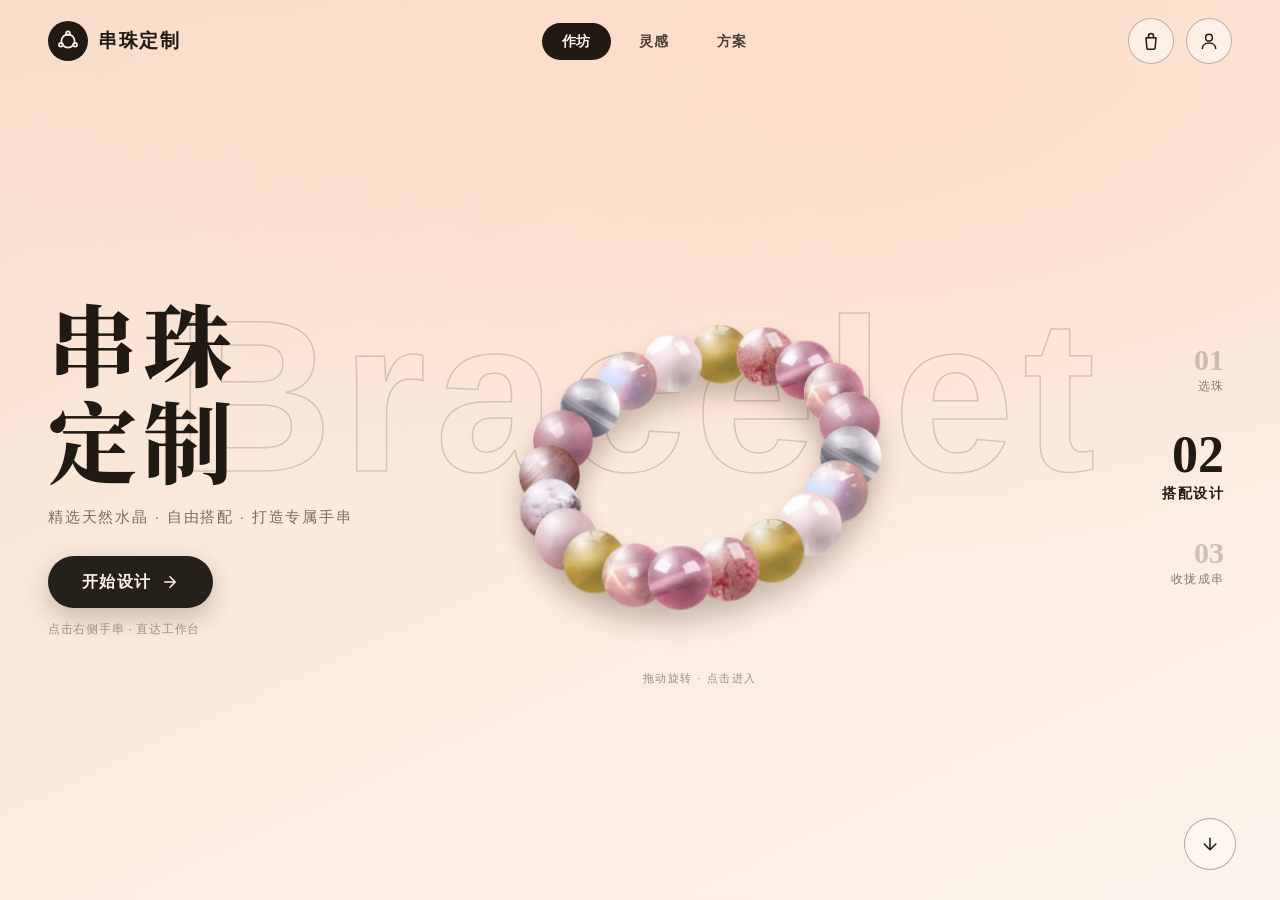
<file: index.html>
<!DOCTYPE html>
<html lang="zh-CN">
  <head>
    <meta charset="UTF-8" />
    <link rel="icon" type="image/svg+xml" href="/vite.svg" />
    <meta name="viewport" content="width=device-width, initial-scale=1.0" />
    <title>串珠定制</title>
    <link rel="preconnect" href="https://fonts.googleapis.com" />
    <link rel="preconnect" href="https://fonts.gstatic.com" crossorigin />
    <link href="https://fonts.googleapis.com/css2?family=Noto+Serif+SC:wght@400;500;700&display=swap" rel="stylesheet" />
    <script type="module" crossorigin src="/assets/main-BTcgYD4i.js"></script>
    <link rel="modulepreload" crossorigin href="/assets/catalog-Bjev8BwF.js">
    <link rel="stylesheet" crossorigin href="/assets/main-BvVMGba7.css">
  </head>
  <body class="bg-cream">
    <div id="app"></div>
  </body>
</html>
</file>
<file: assets/main-BvVMGba7.css>
.app-shell[data-v-d68a9e6a]{position:relative;width:100vw;height:100vh;background-color:#fbfaf6;display:flex;flex-direction:column;overflow:hidden;font-family:PingFang SC,Microsoft YaHei,sans-serif}.top-nav[data-v-d68a9e6a]{flex-shrink:0;display:flex;justify-content:center;padding:12px 20px 0;z-index:60;transition:transform .5s cubic-bezier(.4,0,.2,1),opacity .5s cubic-bezier(.4,0,.2,1)}.top-nav__bar[data-v-d68a9e6a]{display:flex;align-items:center;gap:14px;padding:5px 40px;background:#c7cdc0;border-radius:9999px;box-shadow:0 2px 12px #0000000f}.top-nav__tab[data-v-d68a9e6a]{padding:5px 22px;border:none;border-radius:9999px;background:#ffffff59;color:#333;font-size:13px;font-weight:500;font-family:inherit;cursor:pointer;letter-spacing:.04em;white-space:nowrap;transition:all .25s ease}.top-nav__tab[data-v-d68a9e6a]:hover{background:#ffffff80}.top-nav__tab--active[data-v-d68a9e6a]{background:#657166;color:#fff;font-weight:600}.top-nav__tab--active[data-v-d68a9e6a]:hover{background:#657166}.top-nav--hidden[data-v-d68a9e6a]{transform:translateY(calc(-100% - 20px));opacity:0;pointer-events:none}.app-body[data-v-d68a9e6a]{flex:1;display:flex;flex-direction:row;min-height:0;overflow:hidden;position:relative}.app-main[data-v-d68a9e6a]{flex:1;display:flex;flex-direction:column;min-height:0;position:relative}.design-sidebar[data-v-d68a9e6a]{width:200px;flex-shrink:0;display:flex;flex-direction:column;padding:20px 12px 20px 20px;position:absolute;left:0;top:0;bottom:0;overflow:visible;z-index:45;background:linear-gradient(to right,#fbfaf6f2 60%,#fbfaf600);pointer-events:auto;transition:transform .5s cubic-bezier(.4,0,.2,1),opacity .5s cubic-bezier(.4,0,.2,1)}.design-sidebar--hidden[data-v-d68a9e6a]{transform:translate(calc(-100% - 20px));opacity:0;pointer-events:none}.design-sidebar__title[data-v-d68a9e6a]{font-size:20px;font-weight:700;color:#1a1a1a;margin:0 0 28px 4px;letter-spacing:.06em}.design-sidebar__steps[data-v-d68a9e6a]{display:flex;flex-direction:column;position:relative;gap:4px}.design-sidebar__steps[data-v-d68a9e6a]:before{content:"";position:absolute;left:19px;top:6px;bottom:6px;width:1.5px;background:#d5cec2;z-index:0;border-radius:1px}.step-item[data-v-d68a9e6a]{display:flex;align-items:flex-start;gap:12px;padding:12px 14px;border-radius:10px;position:relative;z-index:1;transition:all .3s ease;cursor:default}.step-item--active[data-v-d68a9e6a]{background:#1a1a1a}.step-item__indicator[data-v-d68a9e6a]{width:28px;height:28px;border-radius:50%;display:flex;align-items:center;justify-content:center;flex-shrink:0;position:relative;z-index:2;transition:all .3s ease}.step-item--active .step-item__indicator[data-v-d68a9e6a]{background:#fff}.step-item:not(.step-item--active) .step-item__indicator[data-v-d68a9e6a]{background:#e8e3da}.step-item__number[data-v-d68a9e6a]{font-size:12px;font-weight:700;line-height:1;transition:color .3s ease}.step-item--active .step-item__number[data-v-d68a9e6a]{color:#1a1a1a}.step-item:not(.step-item--active) .step-item__number[data-v-d68a9e6a]{color:#9b8e82}.step-item__body[data-v-d68a9e6a]{display:flex;flex-direction:column;gap:3px;padding-top:2px}.step-item__title[data-v-d68a9e6a]{font-size:13px;font-weight:600;margin:0;line-height:1.3;transition:color .3s ease;letter-spacing:.03em}.step-item--active .step-item__title[data-v-d68a9e6a]{color:#fff}.step-item:not(.step-item--active) .step-item__title[data-v-d68a9e6a]{color:#1a1a1a}.step-item__desc[data-v-d68a9e6a]{font-size:10.5px;margin:0;line-height:1.4;transition:color .3s ease;letter-spacing:.02em}.step-item--active .step-item__desc[data-v-d68a9e6a]{color:#fff9}.step-item:not(.step-item--active) .step-item__desc[data-v-d68a9e6a]{color:#b8a58d}.design-sidebar__decor[data-v-d68a9e6a]{position:absolute;right:-60px;top:40px;bottom:60px;width:120px;pointer-events:none;z-index:0}.decor-bg-ring[data-v-d68a9e6a]{position:absolute;right:-18px;top:340px;transform:translateY(-50%);width:78px;height:78px;border-radius:50%;background:#fbfaf6eb;box-shadow:0 2px 12px #b4a08c1f,0 0 0 1px #b4a08c0f;opacity:0;animation:bgRingAppear-d68a9e6a .5s ease-out .25s forwards}@keyframes bgRingAppear-d68a9e6a{0%{opacity:0;transform:translateY(-50%) scale(.7)}to{opacity:1;transform:translateY(-50%) scale(1)}}.decor-bead[data-v-d68a9e6a]{position:absolute;border-radius:50%;transition:width .6s ease,height .6s ease;will-change:top,right,opacity;background:radial-gradient(circle at 50% 50%,#f5d2c840,#dcb9aa26);box-shadow:inset 0 -1px 3px #b48c8238,inset 0 1px 2px #ffffff38,0 1px 4px #b48c8238,0 2px 8px #a0786e1f;overflow:hidden;transition:box-shadow .5s ease}.decor-bead__img[data-v-d68a9e6a]{position:absolute;top:0;right:0;bottom:0;left:0;width:100%;height:100%;-o-object-fit:cover;object-fit:cover;border-radius:50%;opacity:0;transition:opacity .45s ease;pointer-events:none}.decor-bead__img--loaded[data-v-d68a9e6a]{opacity:.92}.decor-bead__highlight[data-v-d68a9e6a]{position:absolute;top:12%;left:18%;width:32%;height:28%;border-radius:50%;background:radial-gradient(ellipse at center,#ffffffd9,#fff6 35%,#fff0);transform:rotate(-15deg);pointer-events:none}.decor-bead__bounce[data-v-d68a9e6a]{position:absolute;bottom:8%;left:25%;width:40%;height:16%;border-radius:50%;background:radial-gradient(ellipse at center,#ffffff40,#ffffff0f 60%,#fff0);pointer-events:none}@keyframes floatA-d68a9e6a{0%,to{margin-top:0}50%{margin-top:-8px}}@keyframes floatB-d68a9e6a{0%,to{margin-top:0}50%{margin-top:-6px}}@keyframes floatC-d68a9e6a{0%,to{margin-top:0}50%{margin-top:-10px}}@keyframes floatD-d68a9e6a{0%,to{margin-top:0}50%{margin-top:-5px}}@keyframes floatE-d68a9e6a{0%,to{margin-top:0}50%{margin-top:-9px}}@keyframes floatF-d68a9e6a{0%,to{margin-top:0}50%{margin-top:-7px}}.decor-bead--float-1[data-v-d68a9e6a]{animation:floatA-d68a9e6a 3s ease-in-out infinite}.decor-bead--float-2[data-v-d68a9e6a]{animation:floatB-d68a9e6a 3.3s ease-in-out infinite .35s}.decor-bead--float-3[data-v-d68a9e6a]{animation:floatC-d68a9e6a 2.7s ease-in-out infinite .7s}.decor-bead--float-4[data-v-d68a9e6a]{animation:floatD-d68a9e6a 3.1s ease-in-out infinite 1.05s}.decor-bead--float-5[data-v-d68a9e6a]{animation:floatE-d68a9e6a 2.9s ease-in-out infinite 1.4s}.decor-bead--float-6[data-v-d68a9e6a]{animation:floatF-d68a9e6a 3.4s ease-in-out infinite .55s}.design-sidebar__decor--bracelet .decor-bead[data-v-d68a9e6a]{animation-play-state:paused}.canvas-area[data-v-d68a9e6a]{flex:1;display:flex;align-items:center;justify-content:center;padding:24px 20px 20px;min-height:0}.canvas-area__inner[data-v-d68a9e6a]{position:relative;display:flex;align-items:center;justify-content:center}.canvas-container[data-v-d68a9e6a]{--canvas-size: min( calc(100vw - 200px) , calc(100vh - 430px) );--canvas-overflow: calc(var(--canvas-size) * .18);width:var(--canvas-size);height:var(--canvas-size);background-size:cover;background-position:center;background-repeat:no-repeat;border-radius:16px;box-shadow:0 4px 24px #0000000f,0 1px 4px #0000000a,inset 0 0 0 1px #0000000a;position:relative;overflow:visible;transition:box-shadow .6s ease,border-radius .6s ease}.bead-canvas[data-v-d68a9e6a]{position:absolute;inset:calc(-1 * var(--canvas-overflow));width:calc(100% + 2 * var(--canvas-overflow));height:calc(100% + 2 * var(--canvas-overflow));touch-action:none}.bead-canvas--delete-mode[data-v-d68a9e6a]{cursor:crosshair}.canvas-status[data-v-d68a9e6a]{position:absolute;top:0;right:0;bottom:0;left:0;display:flex;align-items:center;justify-content:center;color:#8b6f4e59;font-size:15px;font-family:"Noto Serif SC",serif;letter-spacing:.1em;pointer-events:none;-webkit-user-select:none;-moz-user-select:none;user-select:none;transition:all .5s ease}.canvas-status--bracelet[data-v-d68a9e6a]{color:#8b6f4e99;font-size:20px;font-weight:500;animation:statusPulse-d68a9e6a 2s ease-in-out infinite}@keyframes statusPulse-d68a9e6a{0%,to{opacity:.6}50%{opacity:1}}.floating-bar[data-v-d68a9e6a]{position:absolute;left:calc(100% + 20px);top:50%;transform:translateY(-50%);z-index:50;display:flex;flex-direction:column;align-items:center;gap:20px;flex-shrink:0;transition:transform .5s cubic-bezier(.4,0,.2,1),opacity .5s cubic-bezier(.4,0,.2,1)}.floating-bar--hidden[data-v-d68a9e6a]{transform:translateY(-50%) translate(40px);opacity:0;pointer-events:none}.showcase-overlay[data-v-d68a9e6a]{position:fixed;top:0;right:0;bottom:0;left:0;z-index:7900;cursor:pointer;background:transparent;animation:showcaseFade-d68a9e6a .45s ease both}.showcase-overlay__hint[data-v-d68a9e6a]{position:fixed;left:50%;bottom:44px;transform:translate(-50%);padding:9px 22px;border-radius:999px;background:#1a1a1a94;color:#fbfaf6;font-size:13px;letter-spacing:2px;-webkit-backdrop-filter:blur(8px);backdrop-filter:blur(8px);animation:showcaseFade-d68a9e6a .55s ease both}@keyframes showcaseFade-d68a9e6a{0%{opacity:0}to{opacity:1}}.demo-pill[data-v-d68a9e6a]{position:fixed;left:16px;bottom:16px;z-index:9600;padding:8px 16px;border-radius:999px;background:#c8a96eeb;color:#241d15;font-size:12px;letter-spacing:1px;box-shadow:0 4px 14px #241d152e;pointer-events:none;animation:showcaseFade-d68a9e6a .5s ease both}.floating-bar__capsule[data-v-d68a9e6a]{display:flex;flex-direction:column;align-items:center;gap:6px;padding:14px 10px;background:#fff;border-radius:9999px;box-shadow:0 4px 20px #0000000f,0 1px 4px #0000000a}.floating-bar__icon-wrap[data-v-d68a9e6a]{position:relative;display:flex;align-items:center}.floating-bar__icon-btn[data-v-d68a9e6a]{width:40px;height:40px;border:none;border-radius:50%;background:transparent;color:#4a3a2e;cursor:pointer;display:flex;align-items:center;justify-content:center;transition:all .2s ease;padding:8px;flex-shrink:0}.floating-bar__icon-btn svg[data-v-d68a9e6a]{width:20px;height:20px}.floating-bar__icon-btn[data-v-d68a9e6a]:hover{background:#c8a96e1a;color:#c8a96e;transform:scale(1.08)}.floating-bar__icon-btn[data-v-d68a9e6a]:active{transform:scale(.95)}.floating-bar__icon-btn--active[data-v-d68a9e6a]{color:#c8a96e;background:#c8a96e1f}.floating-bar__icon-btn--danger[data-v-d68a9e6a]:hover{background:#dc645014;color:#d4654a}.floating-bar__tooltip[data-v-d68a9e6a]{position:absolute;right:calc(100% + 14px);top:50%;transform:translateY(-50%);padding:6px 14px;background:#1a1a1a;color:#fff;font-size:12px;font-weight:500;white-space:nowrap;border-radius:8px;letter-spacing:.04em;opacity:0;pointer-events:none;transition:opacity .2s ease,transform .2s ease;transform-origin:right center;transform:translateY(-50%) scale(.9)}.floating-bar__tooltip[data-v-d68a9e6a]:after{content:"";position:absolute;right:-6px;top:50%;transform:translateY(-50%);border-left:6px solid #1a1a1a;border-top:5px solid transparent;border-bottom:5px solid transparent}.floating-bar__icon-wrap:hover .floating-bar__tooltip[data-v-d68a9e6a],.floating-bar__delete-wrap:hover .floating-bar__tooltip[data-v-d68a9e6a]{opacity:1;transform:translateY(-50%) scale(1)}.floating-bar__delete-wrap[data-v-d68a9e6a]{position:relative;display:flex;align-items:center}.floating-bar__delete-btn[data-v-d68a9e6a]{width:44px;height:44px;border:none;border-radius:50%;background:#fff;color:#8b6f4e;cursor:pointer;display:flex;align-items:center;justify-content:center;padding:10px;box-shadow:0 3px 14px #0000000f,0 1px 4px #0000000a;transition:all .25s ease}.floating-bar__delete-btn svg[data-v-d68a9e6a]{width:20px;height:20px}.floating-bar__delete-btn[data-v-d68a9e6a]:hover{background:#dc64500f;color:#d4654a;box-shadow:0 4px 18px #0000001a,0 1px 6px #0000000f;transform:translateY(-2px)}.floating-bar__delete-btn[data-v-d68a9e6a]:active{transform:scale(.93)}.floating-bar__delete-btn--active[data-v-d68a9e6a]{background:#fdf2f0;color:#d4654a;box-shadow:0 0 0 3px #dc645026,0 4px 18px #00000014;animation:deletePulse-d68a9e6a 1.8s ease-in-out infinite}@keyframes deletePulse-d68a9e6a{0%,to{box-shadow:0 0 0 3px #dc645026,0 4px 18px #00000014}50%{box-shadow:0 0 0 8px #dc64500d,0 4px 20px #0000001f}}.string-btn[data-v-d68a9e6a]{display:inline-flex;align-items:center;gap:10px;padding:12px 28px;border:none;border-radius:9999px;background:#abd1dc;color:#fff;font-size:15px;font-weight:600;font-family:inherit;letter-spacing:.06em;cursor:pointer;box-shadow:0 3px 14px #c8dce659,0 1px 4px #0000000a;transition:all .35s cubic-bezier(.4,0,.2,1);-webkit-user-select:none;-moz-user-select:none;user-select:none;position:absolute;left:calc(100% + 16px);bottom:0;white-space:nowrap;z-index:35}.string-btn[data-v-d68a9e6a]:hover:not(:disabled){transform:translateY(-2px);box-shadow:0 6px 22px #c8dce673,0 2px 8px #0000000f}.string-btn[data-v-d68a9e6a]:active:not(:disabled){transform:scale(.96)}.string-btn[data-v-d68a9e6a]:disabled{cursor:not-allowed;opacity:.85}.string-btn--hidden[data-v-d68a9e6a]{opacity:0;pointer-events:none;transform:translateY(12px)}.string-btn--active[data-v-d68a9e6a]{background:#dc645014;color:#d4654a;box-shadow:0 3px 14px #dc64501f,0 1px 4px #0000000a}.string-btn--active[data-v-d68a9e6a]:hover:not(:disabled){background:#dc645021;box-shadow:0 6px 22px #dc64502e,0 2px 8px #0000000f}.string-btn--loading[data-v-d68a9e6a]{background:#96bdc9}.string-btn__spinner[data-v-d68a9e6a]{width:20px;height:20px;flex-shrink:0;display:flex;align-items:center;justify-content:center}.string-btn__spinner svg[data-v-d68a9e6a]{width:100%;height:100%}.string-btn__spinner-track[data-v-d68a9e6a]{opacity:.25}.string-btn__spinner-head[data-v-d68a9e6a]{opacity:.85;transform-origin:center;animation:stringSpinner-d68a9e6a .9s linear infinite}.string-btn--active .string-btn__spinner-head[data-v-d68a9e6a]{animation-play-state:paused;stroke-dasharray:63 0;opacity:.55}.string-btn--loading .string-btn__spinner-head[data-v-d68a9e6a]{animation-duration:.6s}@keyframes stringSpinner-d68a9e6a{0%{transform:rotate(0)}to{transform:rotate(360deg)}}.string-btn__text[data-v-d68a9e6a]{color:#fff;font-weight:600;font-size:15px;letter-spacing:.06em}.string-btn--active .string-btn__text[data-v-d68a9e6a]{color:#d4654a}@media (max-width: 640px){.string-btn[data-v-d68a9e6a]{padding:10px 22px;gap:8px;bottom:-44px;font-size:13px}.string-btn__spinner[data-v-d68a9e6a]{width:17px;height:17px}.string-btn__text[data-v-d68a9e6a]{font-size:13px}}.modal-overlay[data-v-d68a9e6a]{position:fixed;top:0;right:0;bottom:0;left:0;z-index:8000;display:flex;align-items:center;justify-content:center;background:#00000059;-webkit-backdrop-filter:blur(6px);backdrop-filter:blur(6px);padding:24px}.modal-card[data-v-d68a9e6a]{background:#fbfaf6;border-radius:20px;padding:32px;max-width:520px;width:100%;box-shadow:0 16px 48px #0000001f,0 4px 12px #0000000f}.modal-card__header[data-v-d68a9e6a]{display:flex;align-items:center;justify-content:space-between;margin-bottom:4px}.modal-card__title[data-v-d68a9e6a]{font-size:20px;font-weight:700;color:#1a1a1a;letter-spacing:.05em;margin:0}.modal-card__close[data-v-d68a9e6a]{width:36px;height:36px;border:none;border-radius:50%;background:#0000000a;color:#666;cursor:pointer;display:flex;align-items:center;justify-content:center;padding:8px;transition:all .2s ease}.modal-card__close svg[data-v-d68a9e6a]{width:18px;height:18px}.modal-card__close[data-v-d68a9e6a]:hover{background:#00000014;color:#333}.modal-card__subtitle[data-v-d68a9e6a]{font-size:13px;color:#9b8e82;margin:0 0 20px;letter-spacing:.03em}.modal-card__grid[data-v-d68a9e6a]{display:grid;grid-template-columns:1fr 1fr;gap:12px}.plan-card[data-v-d68a9e6a]{position:relative;display:flex;flex-direction:column;align-items:center;gap:6px;padding:20px 16px;border:1.5px solid rgba(0,0,0,.06);border-radius:14px;background:#fff;cursor:pointer;transition:all .25s ease;font-family:inherit;text-align:center}.plan-card[data-v-d68a9e6a]:hover{border-color:#c8a96e;background:#c8a96e0a;transform:translateY(-2px);box-shadow:0 6px 20px #00000014}.plan-card[data-v-d68a9e6a]:active{transform:scale(.97)}.plan-del[data-v-d68a9e6a]{position:absolute;top:8px;right:8px;width:24px;height:24px;display:flex;align-items:center;justify-content:center;border:none;border-radius:50%;background:#ffffffdb;color:#9b8e82;cursor:pointer;opacity:0;transform:scale(.85);transition:opacity .2s ease,transform .2s ease,color .2s ease,background .2s ease;z-index:2}.plan-del svg[data-v-d68a9e6a]{width:12px;height:12px}.plan-card:hover .plan-del[data-v-d68a9e6a]{opacity:1;transform:scale(1)}.plan-del[data-v-d68a9e6a]:hover{background:#1a1a1a;color:#fff}.plan-card--asking[data-v-d68a9e6a]{border-color:#c8a96e}.plan-card--asking[data-v-d68a9e6a]:hover{transform:none}.plan-confirm[data-v-d68a9e6a]{position:absolute;top:0;right:0;bottom:0;left:0;z-index:3;display:flex;flex-direction:column;justify-content:center;align-items:center;gap:6px;padding:14px 12px;border-radius:14px;background:#fbfaf6f5;-webkit-backdrop-filter:blur(6px) saturate(1.1);backdrop-filter:blur(6px) saturate(1.1);cursor:default;text-align:center}.plan-confirm b[data-v-d68a9e6a]{font-size:12.5px;font-weight:600;color:#1a1a1a;letter-spacing:.02em}.plan-confirm p[data-v-d68a9e6a]{margin:0;font-size:11px;line-height:1.45;color:#9b8e82}.plan-confirm__ops[data-v-d68a9e6a]{display:flex;gap:8px;margin-top:4px}.plan-confirm__ops button[data-v-d68a9e6a]{padding:6px 12px;border-radius:999px;border:1px solid rgba(0,0,0,.1);background:#fff;font-family:inherit;font-size:11.5px;color:#6b6257;cursor:pointer;transition:all .2s ease}.plan-confirm__no[data-v-d68a9e6a]:hover{border-color:#c8a96e;color:#1a1a1a}.plan-confirm__yes[data-v-d68a9e6a]{border-color:transparent!important;background:linear-gradient(135deg,#241d15,#3a3128)!important;color:#f5efe3!important}.plan-confirm__yes[data-v-d68a9e6a]:hover{box-shadow:0 4px 12px #241d1547}.plan-confirm__ops button[data-v-d68a9e6a]:disabled{opacity:.55;cursor:default}.plan-card__icon[data-v-d68a9e6a]{width:44px;height:44px;border-radius:12px;background:linear-gradient(135deg,#c8a96e26,#c8a96e0d);display:flex;align-items:center;justify-content:center;color:#c8a96e;margin-bottom:2px}.plan-card__icon svg[data-v-d68a9e6a]{width:24px;height:24px}.plan-card__name[data-v-d68a9e6a]{font-size:15px;font-weight:600;color:#1a1a1a;margin:0;letter-spacing:.04em}.plan-card__desc[data-v-d68a9e6a]{font-size:11px;color:#9b8e82;margin:0;line-height:1.4}.plan-card__count[data-v-d68a9e6a]{font-size:10px;color:#c8a96e;font-weight:500;background:#c8a96e14;padding:3px 10px;border-radius:9999px}.modal-enter-active[data-v-d68a9e6a]{transition:all .35s cubic-bezier(.4,0,.2,1)}.modal-leave-active[data-v-d68a9e6a]{transition:all .25s cubic-bezier(.4,0,.2,1)}.modal-enter-from[data-v-d68a9e6a]{opacity:0}.modal-enter-from .modal-card[data-v-d68a9e6a]{transform:scale(.92) translateY(12px);opacity:0}.modal-leave-to[data-v-d68a9e6a]{opacity:0}.modal-leave-to .modal-card[data-v-d68a9e6a]{transform:scale(.95) translateY(8px);opacity:0}.material-panel[data-v-d68a9e6a]{width:62vw;max-width:960px;min-width:520px;height:280px;flex-shrink:0;align-self:center;margin-bottom:24px;background:#f2eee8f5;-webkit-backdrop-filter:blur(20px);backdrop-filter:blur(20px);border-radius:16px;box-shadow:0 8px 32px #0000001a,0 2px 8px #0000000f,inset 0 0 0 1px #0000000d;display:flex;flex-direction:column;overflow:hidden;z-index:40;transition:transform .5s cubic-bezier(.4,0,.2,1),opacity .5s cubic-bezier(.4,0,.2,1)}.material-panel--hidden[data-v-d68a9e6a]{transform:translateY(calc(100% + 32px));opacity:0;pointer-events:none}.material-panel__tabs[data-v-d68a9e6a]{display:flex;justify-content:center;gap:0;padding:14px 20px 0;flex-shrink:0}.material-panel__tab[data-v-d68a9e6a]{position:relative;padding:8px 20px;border:none;background:none;cursor:pointer;font-size:14px;font-weight:500;color:#9b8e82;font-family:inherit;letter-spacing:.04em;transition:color .2s ease}.material-panel__tab[data-v-d68a9e6a]:after{content:"";position:absolute;bottom:0;left:50%;transform:translate(-50%) scaleX(0);width:60%;height:2px;background:#6b4f3e;border-radius:1px;transition:transform .25s ease}.material-panel__tab[data-v-d68a9e6a]:hover{color:#6b4f3e}.material-panel__tab--active[data-v-d68a9e6a]{color:#4a3a2e}.material-panel__tab--active[data-v-d68a9e6a]:after{transform:translate(-50%) scaleX(1)}.material-panel__body[data-v-d68a9e6a]{display:flex;flex:1;min-height:0;overflow:hidden}.material-panel__sidebar[data-v-d68a9e6a]{width:30%;min-width:90px;max-width:120px;display:flex;flex-direction:column;gap:2px;padding:10px 6px 10px 12px;overflow-y:auto;border-right:1px solid rgba(0,0,0,.05);flex-shrink:0}.material-panel__subtab[data-v-d68a9e6a]{display:flex;align-items:center;justify-content:space-between;padding:7px 10px 7px 8px;border:none;border-radius:6px;background:transparent;cursor:pointer;font-size:11px;color:#8b6f4e;white-space:nowrap;transition:all .15s ease;font-family:inherit;text-align:left}.material-panel__subtab[data-v-d68a9e6a]:hover{background:#c8a96e14;color:#6b4f3e}.material-panel__subtab--active[data-v-d68a9e6a]{background:#c8a96e1f;color:#4a3a2e;font-weight:600}.material-panel__subtab-label[data-v-d68a9e6a]{overflow:hidden;text-overflow:ellipsis;flex:1}.material-panel__subtab-count[data-v-d68a9e6a]{font-size:9px;color:#b8a58d;margin-left:4px;flex-shrink:0}.material-panel__subtab--active .material-panel__subtab-count[data-v-d68a9e6a]{color:#8b6f4e}.material-panel__grid-wrap[data-v-d68a9e6a]{flex:1;overflow-y:auto;overflow-x:hidden;padding:10px 12px 12px;min-height:0}.material-panel__grid[data-v-d68a9e6a]{display:grid;grid-template-columns:repeat(auto-fill,minmax(74px,1fr));gap:8px}.material-panel__empty[data-v-d68a9e6a]{display:flex;align-items:center;justify-content:center;height:100%;color:#b8a58d;font-size:13px;font-family:"Noto Serif SC",serif;letter-spacing:.04em}.bead-item[data-v-d68a9e6a]{display:flex;flex-direction:column;align-items:center;gap:4px;padding:6px 4px;border:1.5px solid transparent;border-radius:10px;background:transparent;cursor:pointer;transition:all .2s ease;font-family:inherit}.bead-item[data-v-d68a9e6a]:hover{background:#c8a96e14;border-color:#c8a96e4d}.bead-item--selected[data-v-d68a9e6a]{background:#c8a96e1f;border-color:#c8a96e}.bead-item--clicked .bead-item__img-wrap[data-v-d68a9e6a]{animation:beadClickPulse-d68a9e6a .3s ease-out}@keyframes beadClickPulse-d68a9e6a{0%{transform:scale(1)}40%{transform:scale(1.18)}to{transform:scale(1)}}.bead-item__img-wrap[data-v-d68a9e6a]{width:44px;height:44px;border-radius:8px;overflow:hidden;background:#f5f2ed;display:flex;align-items:center;justify-content:center;box-shadow:0 1px 3px #0000000d}.bead-item__img[data-v-d68a9e6a]{width:100%;height:100%;-o-object-fit:contain;object-fit:contain;transition:transform .25s ease}.bead-item:hover .bead-item__img[data-v-d68a9e6a]{transform:scale(1.1)}.bead-item__name[data-v-d68a9e6a]{font-size:9px;color:#8b6f4e;text-align:center;line-height:1.2;max-width:68px;overflow:hidden;text-overflow:ellipsis;white-space:nowrap}.bead-item__size[data-v-d68a9e6a]{display:flex;align-items:center;gap:4px}.bead-item__size-btn[data-v-d68a9e6a]{width:20px;height:20px;border:1px solid rgba(139,111,78,.25);border-radius:50%;background:#ffffffb3;color:#6b4f3e;font-size:12px;font-weight:600;line-height:1;cursor:pointer;display:flex;align-items:center;justify-content:center;padding:0;transition:all .15s ease;font-family:inherit;flex-shrink:0}.bead-item__size-btn[data-v-d68a9e6a]:hover:not(:disabled){background:#c8a96e;color:#fff;border-color:#c8a96e}.bead-item__size-btn[data-v-d68a9e6a]:active:not(:disabled){transform:scale(.9)}.bead-item__size-btn[data-v-d68a9e6a]:disabled{opacity:.3;cursor:not-allowed}.bead-item__size-val[data-v-d68a9e6a]{font-size:9px;color:#c8a96e;font-weight:500;min-width:26px;text-align:center;-webkit-user-select:none;-moz-user-select:none;user-select:none}.material-panel__sidebar[data-v-d68a9e6a],.material-panel__grid-wrap[data-v-d68a9e6a]{scrollbar-width:thin;scrollbar-color:#d4c5b2 transparent}.material-panel__sidebar[data-v-d68a9e6a]::-webkit-scrollbar,.material-panel__grid-wrap[data-v-d68a9e6a]::-webkit-scrollbar{width:3px}.material-panel__sidebar[data-v-d68a9e6a]::-webkit-scrollbar-track,.material-panel__grid-wrap[data-v-d68a9e6a]::-webkit-scrollbar-track{background:transparent}.material-panel__sidebar[data-v-d68a9e6a]::-webkit-scrollbar-thumb,.material-panel__grid-wrap[data-v-d68a9e6a]::-webkit-scrollbar-thumb{background:#d4c5b2;border-radius:2px}.top-nav__tab[data-v-d68a9e6a]{position:relative}.top-nav__badge[data-v-d68a9e6a]{position:absolute;top:-6px;right:-8px;min-width:18px;height:18px;padding:0 5px;border-radius:9px;background:#e85d5d;color:#fff;font-size:10px;font-weight:700;line-height:18px;text-align:center;letter-spacing:0;box-shadow:0 1px 4px #e85d5d66;pointer-events:none}.order-page[data-v-d68a9e6a]{flex:1;display:flex;align-items:flex-start;justify-content:center;padding:16px 28px 32px;min-height:0;overflow:hidden}.order-page__card[data-v-d68a9e6a]{width:100%;max-width:1120px;max-height:100%;background:#fff;border-radius:32px;padding:20px 28px 80px;box-shadow:0 4px 24px #0000000d,0 1px 4px #00000008;display:flex;flex-direction:column;overflow-y:auto;overflow-x:visible;scrollbar-width:none}.order-page__card[data-v-d68a9e6a]::-webkit-scrollbar{display:none}.order-page__header[data-v-d68a9e6a]{margin-bottom:20px}.order-page__title[data-v-d68a9e6a]{font-size:24px;font-weight:700;font-family:"Noto Serif SC",serif;color:#3a2e24;letter-spacing:.08em;margin:0;line-height:1.2}.order-page__subtitle[data-v-d68a9e6a]{font-size:12px;color:#9b8e82;margin:0;letter-spacing:.03em}.order-page__empty[data-v-d68a9e6a]{text-align:center;padding:48px 0;color:#b8a58d;font-size:13px;letter-spacing:.04em}.order-page__empty-icon[data-v-d68a9e6a]{display:block;font-size:40px;margin-bottom:12px;opacity:.6}.order-page__empty p[data-v-d68a9e6a]{margin:0}.order-page__list[data-v-d68a9e6a]{display:flex;flex-direction:column;gap:8px}.cart-item[data-v-d68a9e6a]{display:flex;align-items:center;gap:12px;padding:14px 12px;border:1px solid rgba(0,0,0,.04);border-radius:16px;background:#fbfaf6;position:relative;transition:all .2s ease}.cart-item[data-v-d68a9e6a]:hover{border-color:#c8a96e33;background:#fdfcfa}.cart-item__check-wrap[data-v-d68a9e6a]{display:flex;align-items:center;justify-content:center;flex-shrink:0;cursor:pointer}.cart-item__check[data-v-d68a9e6a]{display:none}.cart-item__check-mark[data-v-d68a9e6a]{width:20px;height:20px;border-radius:50%;border:2px solid #d5cec2;background:#fff;display:flex;align-items:center;justify-content:center;transition:all .2s ease;flex-shrink:0}.cart-item__check:checked+.cart-item__check-mark[data-v-d68a9e6a]{background:#1a1a1a;border-color:#1a1a1a}.cart-item__check:checked+.cart-item__check-mark[data-v-d68a9e6a]:after{content:"";display:block;width:6px;height:10px;border:solid #fff;border-width:0 2px 2px 0;transform:rotate(45deg) translateY(-1px)}.cart-item__thumb[data-v-d68a9e6a]{width:44px;height:44px;border-radius:50%;overflow:hidden;flex-shrink:0;background:#f0ede8;box-shadow:0 1px 4px #0000000f}.cart-item__thumb-img[data-v-d68a9e6a]{width:100%;height:100%;-o-object-fit:cover;object-fit:cover;border-radius:50%}.cart-item__thumb-skeleton[data-v-d68a9e6a]{display:block;width:100%;height:100%;border-radius:50%;background:radial-gradient(circle,#c8b4a033,#b4a08c14);animation:thumbPulse-d68a9e6a 1.5s ease-in-out infinite}.cart-item__info[data-v-d68a9e6a]{flex:1;display:flex;flex-direction:column;gap:2px;min-width:0}.cart-item__name[data-v-d68a9e6a]{font-size:14px;font-weight:600;color:#1a1a1a;overflow:hidden;text-overflow:ellipsis;white-space:nowrap}.cart-item__wrist[data-v-d68a9e6a]{font-size:11px;color:#9b8e82;letter-spacing:.02em}.cart-item__price[data-v-d68a9e6a]{font-size:13px;font-weight:600;color:#c8a96e}.cart-item__remove[data-v-d68a9e6a]{position:absolute;top:6px;right:6px;width:24px;height:24px;border:none;border-radius:50%;background:transparent;color:#c5c0b8;cursor:pointer;display:flex;align-items:center;justify-content:center;padding:4px;transition:all .2s ease;flex-shrink:0}.cart-item__remove svg[data-v-d68a9e6a]{width:14px;height:14px}.cart-item__remove[data-v-d68a9e6a]:hover{background:#dc645014;color:#d4654a}.order-page__bar[data-v-d68a9e6a]{position:fixed;bottom:0;left:50%;transform:translate(-50%);width:100%;max-width:1120px;padding:0 28px 20px;z-index:70}.order-page__bar-inner[data-v-d68a9e6a]{display:flex;align-items:center;justify-content:space-between;background:#fff;border-radius:16px;padding:14px 18px;box-shadow:0 -4px 24px #00000014,0 -1px 4px #0000000a}.order-page__bar-left[data-v-d68a9e6a]{display:flex;align-items:center;gap:10px}.order-page__bar-label[data-v-d68a9e6a]{font-size:13px;color:#5a4a3a;letter-spacing:.04em}.order-page__bar-divider[data-v-d68a9e6a]{width:1px;height:14px;background:#e5e0d8}.order-page__bar-total[data-v-d68a9e6a]{font-size:16px;font-weight:700;color:#c8a96e;letter-spacing:.03em}.order-page__checkout-btn[data-v-d68a9e6a]{padding:12px 24px;border:none;border-radius:9999px;background:#1a1a1a;color:#fff;font-size:13px;font-weight:600;font-family:inherit;letter-spacing:.05em;cursor:pointer;white-space:nowrap;transition:all .25s ease}.order-page__checkout-btn[data-v-d68a9e6a]:hover{background:#333;transform:translateY(-1px);box-shadow:0 4px 16px #00000026}.order-page__checkout-btn[data-v-d68a9e6a]:active{transform:scale(.97)}@media (max-width: 1120px){.order-page[data-v-d68a9e6a]{padding:12px 20px 24px}.order-page__card[data-v-d68a9e6a]{border-radius:24px;padding:20px 24px 80px}.order-page__bar[data-v-d68a9e6a]{max-width:calc(100% - 40px);padding:0 20px 16px}}@media (max-width: 640px){.order-page[data-v-d68a9e6a]{padding:8px 12px 20px}.order-page__card[data-v-d68a9e6a]{padding:20px 14px 70px;border-radius:20px}.cart-item[data-v-d68a9e6a]{padding:12px 10px;gap:8px}.cart-item__thumb[data-v-d68a9e6a]{width:36px;height:36px}.cart-item__name[data-v-d68a9e6a]{font-size:12px}.order-page__bar-inner[data-v-d68a9e6a]{padding:12px 14px;gap:8px;border-radius:12px}.order-page__bar[data-v-d68a9e6a]{padding:0 12px 12px}}.toast-overlay[data-v-d68a9e6a]{position:fixed;top:0;right:0;bottom:0;left:0;z-index:9999;display:flex;align-items:center;justify-content:center;pointer-events:none}.toast-box[data-v-d68a9e6a]{display:flex;align-items:center;gap:10px;padding:14px 28px;background:#4a3a2eeb;-webkit-backdrop-filter:blur(12px);backdrop-filter:blur(12px);border-radius:16px;box-shadow:0 8px 32px #0000002e;font-size:15px;color:#fff;letter-spacing:.04em;font-family:PingFang SC,Microsoft YaHei,sans-serif;max-width:85vw}.toast-box__text[data-v-d68a9e6a]{line-height:1.4}.toast-enter-active[data-v-d68a9e6a]{transition:all .35s cubic-bezier(.4,0,.2,1)}.toast-leave-active[data-v-d68a9e6a]{transition:all .3s cubic-bezier(.4,0,.2,1)}.toast-enter-from[data-v-d68a9e6a]{opacity:0;transform:translateY(12px) scale(.95)}.toast-leave-to[data-v-d68a9e6a]{opacity:0;transform:translateY(-8px) scale(.95)}.order-card[data-v-d68a9e6a]{position:absolute;right:16px;top:12px;width:200px;background:#fff;border-radius:20px;padding:22px 18px 18px;box-shadow:0 8px 32px #00000014,0 2px 8px #0000000a;z-index:55;display:flex;flex-direction:column;gap:14px;transition:transform .5s cubic-bezier(.4,0,.2,1),opacity .5s cubic-bezier(.4,0,.2,1),box-shadow .4s ease;font-family:PingFang SC,Microsoft YaHei,sans-serif;-webkit-user-select:none;-moz-user-select:none;user-select:none}.order-card[data-v-d68a9e6a]:hover{box-shadow:0 12px 40px #0000001a,0 3px 12px #0000000f}.order-card--hidden[data-v-d68a9e6a]{transform:translate(calc(100% + 40px));opacity:0;pointer-events:none}.order-card__header[data-v-d68a9e6a]{display:flex;align-items:baseline;justify-content:space-between}.order-card__label[data-v-d68a9e6a]{font-size:12px;font-weight:600;letter-spacing:.12em;color:#c5c0b8;text-transform:uppercase}.order-card__count[data-v-d68a9e6a]{font-size:13px;font-weight:500;color:#8b6f4e;letter-spacing:.04em}.order-card__price[data-v-d68a9e6a]{display:flex;align-items:baseline;gap:2px;padding:4px 0;border-bottom:1px solid rgba(0,0,0,.05)}.order-card__price-symbol[data-v-d68a9e6a]{font-size:18px;font-weight:600;color:#3a2e24;line-height:1}.order-card__price-value[data-v-d68a9e6a]{font-size:32px;font-weight:700;color:#1a1a1a;line-height:1;letter-spacing:-.02em}.order-card__info[data-v-d68a9e6a]{display:flex;flex-direction:column;gap:8px}.order-card__row[data-v-d68a9e6a]{display:flex;align-items:center;justify-content:space-between}.order-card__row-label[data-v-d68a9e6a]{font-size:11px;color:#9b8e82;letter-spacing:.03em}.order-card__row-value[data-v-d68a9e6a]{font-size:11px;font-weight:600;color:#4a3a2e;letter-spacing:.03em;text-align:right}.order-card__actions[data-v-d68a9e6a]{display:flex;flex-direction:column;gap:8px;padding-top:2px}.order-card__btn[data-v-d68a9e6a]{display:flex;align-items:center;justify-content:center;gap:8px;width:100%;padding:10px 14px;border:none;border-radius:9999px;background:#1a1a1a;color:#fff;font-size:12px;font-weight:500;font-family:inherit;letter-spacing:.04em;cursor:pointer;transition:all .25s ease;white-space:nowrap}.order-card__btn svg[data-v-d68a9e6a]{width:16px;height:16px;flex-shrink:0}.order-card__btn[data-v-d68a9e6a]:hover{background:#333;transform:translateY(-1px);box-shadow:0 4px 14px #0000002e}.order-card__btn[data-v-d68a9e6a]:active{transform:scale(.96);background:#0d0d0d}.order-card__btn--done[data-v-d68a9e6a],.order-card__btn--done[data-v-d68a9e6a]:hover,.order-card__btn--done[data-v-d68a9e6a]:active{background:#7c9070;color:#fff;transform:none;box-shadow:0 6px 18px -8px #5d7654b3;pointer-events:none;animation:cartBtnPop-d68a9e6a .4s cubic-bezier(.2,.9,.25,1)}@keyframes cartBtnPop-d68a9e6a{0%{transform:scale(1)}45%{transform:scale(1.045)}to{transform:scale(1)}}@media (max-width: 640px){.top-nav[data-v-d68a9e6a]{padding:8px 10px 0}.top-nav__bar[data-v-d68a9e6a]{gap:6px;padding:5px 20px;border-radius:9999px}.top-nav__tab[data-v-d68a9e6a]{padding:5px 14px;font-size:12px;border-radius:9999px}.design-sidebar[data-v-d68a9e6a]{width:52px;padding:12px 6px 12px 8px}.design-sidebar__title[data-v-d68a9e6a]{display:none}.design-sidebar__steps[data-v-d68a9e6a]:before{left:13px}.step-item[data-v-d68a9e6a]{padding:10px 6px;gap:0;justify-content:center}.step-item__body[data-v-d68a9e6a]{display:none}.step-item__indicator[data-v-d68a9e6a]{width:24px;height:24px}.step-item__number[data-v-d68a9e6a]{font-size:11px}.design-sidebar__decor[data-v-d68a9e6a]{display:none}.canvas-container[data-v-d68a9e6a]{--canvas-size: min( calc(100vw - 48px) , calc(100vh - 380px) );border-radius:12px}.floating-bar[data-v-d68a9e6a]{gap:14px}.floating-bar__capsule[data-v-d68a9e6a]{padding:10px 7px;gap:4px}.floating-bar__icon-btn[data-v-d68a9e6a]{width:34px;height:34px;padding:6px}.floating-bar__icon-btn svg[data-v-d68a9e6a]{width:17px;height:17px}.floating-bar__delete-btn[data-v-d68a9e6a]{width:38px;height:38px;padding:8px}.floating-bar__delete-btn svg[data-v-d68a9e6a]{width:17px;height:17px}.floating-bar__tooltip[data-v-d68a9e6a]{font-size:10px;padding:5px 10px;right:calc(100% + 10px)}.modal-card[data-v-d68a9e6a]{padding:24px 20px}.modal-card__title[data-v-d68a9e6a]{font-size:17px}.modal-card__grid[data-v-d68a9e6a]{grid-template-columns:1fr 1fr;gap:8px}.plan-card[data-v-d68a9e6a]{padding:14px 10px}.material-panel[data-v-d68a9e6a]{width:calc(100vw - 16px);min-width:unset;max-width:unset;height:260px;margin-bottom:8px;border-radius:14px}.material-panel__tab[data-v-d68a9e6a]{padding:6px 14px;font-size:13px}.material-panel__sidebar[data-v-d68a9e6a]{width:28%;min-width:70px;max-width:100px;padding:8px 4px 8px 8px}.material-panel__subtab[data-v-d68a9e6a]{padding:6px;font-size:10px}.material-panel__grid[data-v-d68a9e6a]{grid-template-columns:repeat(auto-fill,minmax(64px,1fr));gap:6px}.bead-item__img-wrap[data-v-d68a9e6a]{width:38px;height:38px}.bead-item__name[data-v-d68a9e6a]{font-size:8px;max-width:56px}.order-card[data-v-d68a9e6a]{width:172px;right:6px;padding:16px 14px 14px;gap:10px;border-radius:16px}.order-card__price-value[data-v-d68a9e6a]{font-size:26px}.order-card__price-symbol[data-v-d68a9e6a]{font-size:15px}.order-card__btn[data-v-d68a9e6a]{padding:8px 10px;font-size:11px}.order-card__btn svg[data-v-d68a9e6a]{width:14px;height:14px}}.home-page[data-v-d68a9e6a]{position:relative;flex:1;display:flex;flex-direction:column;padding:0 48px 32px;overflow:hidden;min-height:0;background:radial-gradient(120% 90% at 70% 10%,rgba(255,214,186,.55),transparent 60%),linear-gradient(155deg,#f8ddc9,#fbeadd 45%,#fdf3ea)}.home-nav[data-v-d68a9e6a]{display:flex;align-items:center;justify-content:space-between;padding:18px 0 0;position:relative;z-index:5}.home-nav__brand[data-v-d68a9e6a]{display:inline-flex;align-items:center;gap:10px;border:none;background:none;padding:0;cursor:pointer;font-family:inherit}.home-nav__brand-mark[data-v-d68a9e6a]{width:40px;height:40px;border-radius:50%;background:#211a13;color:#fdf3ea;display:flex;align-items:center;justify-content:center;flex-shrink:0}.home-nav__brand-mark svg[data-v-d68a9e6a]{width:22px;height:22px}.home-nav__brand-text[data-v-d68a9e6a]{font-size:19px;font-weight:800;color:#211a13;letter-spacing:.08em}.home-nav__links[data-v-d68a9e6a]{display:flex;align-items:center;gap:8px}.home-nav__tab[data-v-d68a9e6a]{padding:8px 20px;border:none;border-radius:9999px;background:transparent;color:#4a3f33;font-size:14px;font-weight:600;font-family:inherit;cursor:pointer;letter-spacing:.06em;white-space:nowrap;transition:all .25s ease}.home-nav__tab[data-v-d68a9e6a]:hover{background:#fffcf8b8;color:#211a13}.home-nav__tab--active[data-v-d68a9e6a],.home-nav__tab--active[data-v-d68a9e6a]:hover{background:#211a13;color:#fdf3ea}.home-nav__actions[data-v-d68a9e6a]{display:flex;align-items:center;gap:12px}.home-nav__icon-btn[data-v-d68a9e6a]{position:relative;width:46px;height:46px;border-radius:50%;border:1px solid rgba(33,26,19,.3);background:#fffcf88c;color:#211a13;display:flex;align-items:center;justify-content:center;cursor:pointer;transition:all .25s ease}.home-nav__icon-btn[data-v-d68a9e6a]:hover{background:#211a13;color:#fdf3ea;border-color:#211a13}.home-nav__icon-btn svg[data-v-d68a9e6a]{width:20px;height:20px}.home-nav__badge[data-v-d68a9e6a]{position:absolute;top:-4px;right:-4px;min-width:18px;height:18px;padding:0 5px;border-radius:9999px;background:#c0392b;color:#fff;font-size:10px;font-weight:700;display:flex;align-items:center;justify-content:center}.home-watermark[data-v-d68a9e6a]{position:absolute;left:50%;top:44%;transform:translate(-50%,-50%);font-size:clamp(120px,17vw,240px);font-weight:800;letter-spacing:.04em;color:transparent;-webkit-text-stroke:1.5px rgba(58,46,36,.2);white-space:nowrap;pointer-events:none;-webkit-user-select:none;-moz-user-select:none;user-select:none}.home-hero[data-v-d68a9e6a]{position:relative;flex:1;display:grid;grid-template-columns:minmax(260px,1fr) auto minmax(160px,.7fr);align-items:center;gap:24px;min-height:0}.hero-copy[data-v-d68a9e6a]{position:relative;z-index:3;display:flex;flex-direction:column;gap:18px}.hero-copy__title[data-v-d68a9e6a]{font-size:clamp(56px,7vw,96px);font-weight:800;font-family:"Noto Serif SC",serif;color:#211a13;line-height:1.08;letter-spacing:.06em;margin:0}.hero-copy__subtitle[data-v-d68a9e6a]{font-size:15px;color:#7d6c5d;letter-spacing:.12em;margin:0;font-weight:500}.hero-copy__actions[data-v-d68a9e6a]{display:flex;flex-direction:column;gap:12px;margin-top:10px}.hero-copy__cta[data-v-d68a9e6a]{align-self:flex-start;display:inline-flex;align-items:center;gap:10px;padding:14px 34px;border:none;border-radius:9999px;background:#26201a;color:#fdf3ea;font-size:16px;font-weight:600;font-family:inherit;letter-spacing:.08em;cursor:pointer;box-shadow:0 10px 26px #26201a3d;transition:transform .3s ease,box-shadow .3s ease}.hero-copy__cta[data-v-d68a9e6a]:hover{transform:translateY(-2px);box-shadow:0 14px 32px #26201a52}.hero-copy__cta[data-v-d68a9e6a]:active{transform:scale(.96)}.hero-copy__cta svg[data-v-d68a9e6a]{width:18px;height:18px;transition:transform .3s ease}.hero-copy__cta:hover svg[data-v-d68a9e6a]{transform:translate(3px)}.hero-copy__hint[data-v-d68a9e6a]{font-size:12px;color:#a08d7c;letter-spacing:.06em}.hero-ring-visual[data-v-d68a9e6a]{position:relative;z-index:2;width:min(92vw,460px);aspect-ratio:1;display:flex;align-items:center;justify-content:center;cursor:grab;touch-action:none;-moz-user-select:none;user-select:none;-webkit-user-select:none}.hero-ring-visual.is-dragging[data-v-d68a9e6a]{cursor:grabbing}.finished-ring[data-v-d68a9e6a]{position:relative;width:min(92vw,460px);aspect-ratio:1;transform-style:preserve-3d}.finished-bead[data-v-d68a9e6a]{--bead-size: clamp(46px, 5.4vw, 62px);position:absolute;left:50%;top:50%;width:var(--bead-size);height:var(--bead-size);margin:calc(var(--bead-size) * -.5);border-radius:50%;overflow:hidden;background:#fff;transform:translateZ(0) scale(1);will-change:transform;-webkit-user-drag:none;-webkit-user-select:none;-moz-user-select:none;user-select:none;box-shadow:0 16px 26px #3a281c3d,inset -10px -12px 18px #00000047,inset 7px 8px 14px #ffffffb8}.finished-bead[data-v-d68a9e6a]:after{content:"";position:absolute;top:0;right:0;bottom:0;left:0;border-radius:inherit;background:radial-gradient(circle at 28% 20%,rgba(255,255,255,.96),rgba(255,255,255,.34) 22%,transparent 43%),radial-gradient(circle at 68% 76%,rgba(0,0,0,.24),transparent 46%);pointer-events:none}.finished-bead img[data-v-d68a9e6a]{width:100%;height:100%;-o-object-fit:cover;object-fit:cover;transform:scale(1.26);pointer-events:none;-webkit-user-drag:none;-webkit-user-select:none;-moz-user-select:none;user-select:none}.hero-ring-visual__hint[data-v-d68a9e6a]{position:absolute;bottom:2%;left:50%;transform:translate(-50%);font-size:11px;letter-spacing:.14em;color:#7d6c5dbf;white-space:nowrap;pointer-events:none}.hero-steps[data-v-d68a9e6a]{position:relative;z-index:3;display:flex;flex-direction:column;align-items:flex-end;gap:34px;padding-right:8px}.hero-step[data-v-d68a9e6a]{display:flex;flex-direction:column;align-items:flex-end;gap:2px}.hero-step__num[data-v-d68a9e6a]{font-size:30px;font-weight:800;line-height:1;color:#211a1338;font-family:Georgia,Times New Roman,serif}.hero-step__label[data-v-d68a9e6a]{font-size:12px;letter-spacing:.1em;color:#8d7b6a}.hero-step--active .hero-step__num[data-v-d68a9e6a]{font-size:52px;color:#211a13}.hero-step--active .hero-step__label[data-v-d68a9e6a]{font-size:14px;font-weight:600;color:#211a13}.hero-scroll[data-v-d68a9e6a]{position:absolute;right:44px;bottom:30px;z-index:4;width:52px;height:52px;border-radius:50%;border:1px solid rgba(33,26,19,.35);background:#fffcf880;color:#211a13;display:flex;align-items:center;justify-content:center;cursor:pointer;transition:all .3s ease}.hero-scroll[data-v-d68a9e6a]:hover{background:#26201a;color:#fdf3ea;border-color:#26201a}.hero-scroll svg[data-v-d68a9e6a]{width:20px;height:20px}@media (max-width: 960px){.home-hero[data-v-d68a9e6a]{grid-template-columns:1fr;justify-items:center;text-align:center;gap:30px}.hero-copy[data-v-d68a9e6a]{align-items:center}.hero-copy__title[data-v-d68a9e6a]{font-size:clamp(44px,10vw,64px)}.hero-copy__cta[data-v-d68a9e6a]{align-self:center}.hero-steps[data-v-d68a9e6a]{flex-direction:row;align-items:center;gap:28px}.hero-step[data-v-d68a9e6a]{align-items:center}.home-page[data-v-d68a9e6a]{padding:20px 24px 28px;overflow-y:auto}.hero-scroll[data-v-d68a9e6a]{display:none}}@media (max-width: 640px){.history-panel[data-v-d68a9e6a]{width:172px;right:4px;padding:14px 12px 12px}.history-panel__scroll[data-v-d68a9e6a]{max-height:148px}.history-item[data-v-d68a9e6a]{padding:8px;gap:8px}.history-item__thumb[data-v-d68a9e6a]{width:28px;height:28px}.history-item__name[data-v-d68a9e6a]{font-size:11px}.history-item__meta[data-v-d68a9e6a]{font-size:9px}}.history-panel[data-v-d68a9e6a]{position:absolute;right:16px;top:340px;width:200px;background:#fff;border-radius:20px;padding:18px 14px 14px;box-shadow:0 8px 32px #0000000f,0 2px 8px #00000008;z-index:54;display:flex;flex-direction:column;gap:0;transition:transform .5s cubic-bezier(.4,0,.2,1),opacity .5s cubic-bezier(.4,0,.2,1);font-family:PingFang SC,Microsoft YaHei,sans-serif}.history-panel--hidden[data-v-d68a9e6a]{transform:translate(calc(100% + 40px));opacity:0;pointer-events:none}.history-panel__header[data-v-d68a9e6a]{display:flex;align-items:baseline;justify-content:flex-start;gap:8px;flex-shrink:0;padding-bottom:10px;border-bottom:1px solid rgba(0,0,0,.04)}.history-panel__title[data-v-d68a9e6a]{font-size:11px;font-weight:600;letter-spacing:.12em;color:#c5c0b8}.history-panel__subtitle[data-v-d68a9e6a]{font-size:10px;color:#9b8e82;letter-spacing:.04em}.history-panel__scroll[data-v-d68a9e6a]{overflow-y:auto;max-height:180px;margin-left:-6px;margin-right:-6px;padding-left:6px;padding-right:6px}.history-panel__scroll[data-v-d68a9e6a]::-webkit-scrollbar{width:4px}.history-panel__scroll[data-v-d68a9e6a]::-webkit-scrollbar-track{background:transparent}.history-panel__scroll[data-v-d68a9e6a]::-webkit-scrollbar-thumb{background:#0000001f;border-radius:2px}.history-panel__scroll[data-v-d68a9e6a]::-webkit-scrollbar-thumb:hover{background:#0003}.history-panel__empty[data-v-d68a9e6a]{text-align:center;font-size:11px;color:#b8a58d;padding:16px 0;letter-spacing:.03em}.history-panel__list[data-v-d68a9e6a]{display:flex;flex-direction:column;gap:6px}.history-item[data-v-d68a9e6a]{display:flex;align-items:center;gap:10px;padding:10px;border:1px solid transparent;border-radius:12px;background:transparent;cursor:pointer;transition:all .2s ease;text-align:left;font-family:inherit;width:100%}.history-item[data-v-d68a9e6a]:hover{background:#c8a96e0f;border-color:#c8a96e40}.history-item--active[data-v-d68a9e6a]{background:#c8a96e1a;border-color:#c8a96e66}.history-item__thumb[data-v-d68a9e6a]{width:34px;height:34px;border-radius:50%;background:#f8f6f2;overflow:hidden;flex-shrink:0;display:flex;align-items:center;justify-content:center;box-shadow:0 1px 3px #0000000d}.history-item__thumb-inner[data-v-d68a9e6a]{width:100%;height:100%;display:flex;align-items:center;justify-content:center}.history-item__thumb-img[data-v-d68a9e6a]{width:100%;height:100%;-o-object-fit:cover;object-fit:cover;border-radius:50%}.history-item__thumb-placeholder[data-v-d68a9e6a]{width:60%;height:60%;border-radius:50%;background:radial-gradient(circle,#c8b4a033,#b4a08c14);animation:thumbPulse-d68a9e6a 1.5s ease-in-out infinite}@keyframes thumbPulse-d68a9e6a{0%,to{opacity:.4}50%{opacity:.7}}.history-item__info[data-v-d68a9e6a]{display:flex;flex-direction:column;gap:2px;min-width:0;flex:1}.history-item__name[data-v-d68a9e6a]{font-size:13px;font-weight:600;color:#1a1a1a;letter-spacing:.03em;white-space:nowrap;overflow:hidden;text-overflow:ellipsis}.history-item__meta[data-v-d68a9e6a]{font-size:10px;color:#8b6f4e;letter-spacing:.03em}.history-panel__share[data-v-d68a9e6a]{margin-left:auto;display:inline-flex;align-items:center;gap:3px;font-size:10px;color:#8b6f4e;cursor:pointer;padding:2px 6px;border-radius:8px;transition:background .2s,color .2s;flex-shrink:0}.history-panel__share svg[data-v-d68a9e6a]{width:11px;height:11px}.history-panel__share[data-v-d68a9e6a]:hover{background:#8b6f4e1a;color:#6d563c}.history-item__share[data-v-d68a9e6a]{flex-shrink:0;align-self:center;width:26px;height:26px;border-radius:9px;display:grid;place-items:center;color:#b0a89e;cursor:pointer;transition:all .2s}.history-item__share svg[data-v-d68a9e6a]{width:13px;height:13px}.history-item__share[data-v-d68a9e6a]:hover{background:#8b6f4e1f;color:#8b6f4e}.name-modal[data-v-d68a9e6a]{position:relative;background:#fbfaf6;border-radius:18px;padding:28px 24px 20px;width:340px;max-width:90vw;box-shadow:0 16px 48px #0000001f,0 4px 12px #0000000f;display:flex;flex-direction:column;gap:14px}.name-modal__title[data-v-d68a9e6a]{font-size:16px;font-weight:600;color:#1a1a1a;letter-spacing:.04em;margin:0;text-align:center}.name-modal__input[data-v-d68a9e6a]{width:100%;padding:10px 14px;border:1.5px solid rgba(0,0,0,.1);border-radius:10px;font-size:14px;font-family:inherit;color:#1a1a1a;background:#fff;outline:none;transition:border-color .2s ease}.name-modal__input[data-v-d68a9e6a]:focus{border-color:#c8a96e}.name-modal__input[data-v-d68a9e6a]::-moz-placeholder{color:#c5c0b8}.name-modal__input[data-v-d68a9e6a]::placeholder{color:#c5c0b8}.share-modal__hint[data-v-d68a9e6a]{font-size:12px;color:#b0a89e;line-height:1.7;text-align:center;margin:-6px 0 0}.share-modal__code[data-v-d68a9e6a]{padding:14px 10px;border-radius:12px;background:#f6f1e8;border:1.5px dashed #cbbfa8;font-size:18px;font-weight:700;letter-spacing:2.5px;color:#4a3f30;text-align:center;-webkit-user-select:all;-moz-user-select:all;user-select:all;word-break:break-all;font-family:SFMono-Regular,Consolas,monospace}.share-modal__input[data-v-d68a9e6a]{text-transform:uppercase;letter-spacing:2px}.auth-modal[data-v-d68a9e6a]{gap:12px}.auth-modal__subtitle[data-v-d68a9e6a]{font-size:12px;color:#b0a89e;text-align:center;margin:-6px 0 2px;letter-spacing:.03em}.auth-modal__btn[data-v-d68a9e6a]{width:100%;padding:11px 16px;border:none;border-radius:9999px;background:linear-gradient(135deg,#8b6f4e,#c8a96e);color:#fff;font-size:14px;font-weight:600;letter-spacing:.12em;font-family:inherit;cursor:pointer;transition:opacity .2s,transform .2s}.auth-modal__btn[data-v-d68a9e6a]:hover{opacity:.9}.auth-modal__btn[data-v-d68a9e6a]:active{transform:scale(.98)}.auth-modal__btn[data-v-d68a9e6a]:disabled{opacity:.6;cursor:default}.auth-modal__switch[data-v-d68a9e6a]{font-size:12px;color:#b0a89e;text-align:center;margin:0}.auth-modal__switch button[data-v-d68a9e6a]{border:none;background:none;color:#8b6f4e;font-size:12px;font-weight:600;cursor:pointer;padding:0 2px}.auth-modal__switch button[data-v-d68a9e6a]:hover{text-decoration:underline}.name-modal__actions[data-v-d68a9e6a]{display:flex;gap:8px}.name-modal__btn[data-v-d68a9e6a]{flex:1;padding:10px 16px;border:none;border-radius:9999px;font-size:13px;font-weight:500;font-family:inherit;letter-spacing:.04em;cursor:pointer;transition:all .2s ease}.name-modal__btn--primary[data-v-d68a9e6a]{background:#1a1a1a;color:#fff}.name-modal__btn--primary[data-v-d68a9e6a]:hover{background:#333}.name-modal__btn--new[data-v-d68a9e6a]{background:#c8a96e1f;color:#8b6f4e}.name-modal__btn--new[data-v-d68a9e6a]:hover{background:#c8a96e33}.name-modal__close[data-v-d68a9e6a]{position:absolute;top:10px;right:10px;width:32px;height:32px;border:none;border-radius:50%;background:transparent;color:#999;cursor:pointer;display:flex;align-items:center;justify-content:center;padding:6px;transition:all .15s ease}.name-modal__close svg[data-v-d68a9e6a]{width:16px;height:16px}.name-modal__close[data-v-d68a9e6a]:hover{background:#0000000d;color:#333}.inspiration-page[data-v-d68a9e6a]{flex:1;display:flex;align-items:flex-start;justify-content:center;padding:16px 28px 32px;min-height:0;overflow:hidden}.inspiration-page__container[data-v-d68a9e6a]{width:100%;max-width:1120px;max-height:100%;background:#fff;border-radius:32px;padding:20px 28px;box-shadow:0 4px 24px #0000000d,0 1px 4px #00000008;display:flex;flex-direction:column;gap:4px;overflow-y:auto;overflow-x:visible;scrollbar-width:none}.inspiration-page__container[data-v-d68a9e6a]::-webkit-scrollbar{display:none}.inspiration-page__header[data-v-d68a9e6a]{display:flex;align-items:flex-end;justify-content:space-between;flex-shrink:0;position:sticky;top:0;z-index:2;background:transparent;padding-bottom:4px}.inspiration-page__title-group[data-v-d68a9e6a]{display:flex;flex-direction:column;gap:4px}.inspiration-page__title[data-v-d68a9e6a]{font-size:24px;font-weight:700;font-family:"Noto Serif SC",serif;color:#3a2e24;letter-spacing:.08em;margin:0;line-height:1.2}.inspiration-page__subtitle[data-v-d68a9e6a]{font-size:11px;color:#b8a58d;letter-spacing:.05em;margin:0;font-weight:400}.inspiration-page__actions[data-v-d68a9e6a]{display:flex;align-items:center;gap:14px}.inspiration-page__tabs[data-v-d68a9e6a]{display:flex;gap:2px;padding:4px;background:#0000000a;border-radius:9999px}.inspiration-page__tab[data-v-d68a9e6a]{padding:6px 18px;border:none;border-radius:9999px;background:transparent;color:#9b8e82;font-size:11px;font-weight:500;font-family:inherit;letter-spacing:.04em;cursor:pointer;white-space:nowrap;transition:all .25s ease}.inspiration-page__tab[data-v-d68a9e6a]:hover{color:#5a4a3a}.inspiration-page__tab--active[data-v-d68a9e6a]{background:#fff;color:#3a2e24;font-weight:600;box-shadow:0 1px 4px #00000014}.inspiration-page__sync-btn[data-v-d68a9e6a]{display:inline-flex;align-items:center;gap:5px;padding:6px 16px;border:1.5px solid rgba(139,111,78,.25);border-radius:9999px;background:transparent;color:#8b6f4e;font-size:10px;font-weight:500;font-family:inherit;letter-spacing:.04em;cursor:pointer;white-space:nowrap;transition:all .25s ease}.inspiration-page__sync-btn svg[data-v-d68a9e6a]{width:12px;height:12px;flex-shrink:0}.inspiration-page__sync-btn[data-v-d68a9e6a]:hover{border-color:#6b4f3e;color:#4a3a2e;background:#8b6f4e0a}.inspiration-page__sync-btn[data-v-d68a9e6a]:active{transform:scale(.97)}.inspiration-grid[data-v-d68a9e6a]{display:grid;grid-template-columns:repeat(5,1fr);grid-template-rows:repeat(2,auto);gap:10px 28px;overflow:visible}.inspiration-card[data-v-d68a9e6a]{display:flex;flex-direction:column;align-items:center;gap:8px;min-width:0}.inspiration-card__plate[data-v-d68a9e6a]{position:relative;width:240px;height:240px;border-radius:50%;background-size:cover;background-position:center;background-repeat:no-repeat;overflow:hidden;display:flex;align-items:center;justify-content:center;flex-shrink:0}.inspiration-card__plate[data-v-d68a9e6a]:after{content:"";position:absolute;top:8%;right:8%;bottom:8%;left:8%;border-radius:50%;background:radial-gradient(ellipse at 40% 35%,#fff3,#fff0 60%);pointer-events:none;z-index:2}.inspiration-card__thumb[data-v-d68a9e6a]{width:78%;height:78%;-o-object-fit:contain;object-fit:contain;border-radius:50%;position:relative;z-index:1;filter:drop-shadow(0 1px 2px rgba(0,0,0,.1))}.inspiration-card__plate-skeleton[data-v-d68a9e6a]{width:70%;height:70%;border-radius:50%;background:radial-gradient(circle,#c8b4a033,#b4a08c14);animation:platePulse-d68a9e6a 1.8s ease-in-out infinite}@keyframes platePulse-d68a9e6a{0%,to{opacity:.5}50%{opacity:.85}}.inspiration-card__info[data-v-d68a9e6a]{width:100%;display:flex;flex-direction:column;align-items:center;gap:3px;text-align:center;padding:10px;background:#fff;border-radius:14px;border:1px solid rgba(0,0,0,.04);box-shadow:0 2px 8px #00000008,0 1px 2px #00000005}.inspiration-card__name[data-v-d68a9e6a]{font-size:12px;font-weight:700;color:#3a2e24;margin:0;letter-spacing:.06em;font-family:"Noto Serif SC",serif;line-height:1.3}.inspiration-card__size[data-v-d68a9e6a]{font-size:9px;color:#a09888;margin:0;letter-spacing:.04em;font-weight:400;line-height:1.4}.inspiration-card__author[data-v-d68a9e6a]{font-size:8px;color:#c5bfb2;margin:0;letter-spacing:.05em;font-weight:400;line-height:1.3}@media (max-width: 1120px){.inspiration-page[data-v-d68a9e6a]{padding:20px 16px 28px}.inspiration-page__container[data-v-d68a9e6a]{padding:28px 24px;border-radius:24px;gap:28px}.inspiration-page__header[data-v-d68a9e6a]{flex-direction:column;align-items:flex-start;gap:18px}.inspiration-page__actions[data-v-d68a9e6a]{width:100%;justify-content:space-between}.inspiration-grid[data-v-d68a9e6a]{grid-template-columns:repeat(3,1fr);gap:8px 20px}.inspiration-card__plate[data-v-d68a9e6a]{width:206px;height:206px}.inspiration-card__name[data-v-d68a9e6a]{font-size:11px}.inspiration-card__size[data-v-d68a9e6a]{font-size:8px}.inspiration-card__author[data-v-d68a9e6a]{font-size:7px}}@media (max-width: 640px){.inspiration-page__container[data-v-d68a9e6a]{padding:20px 14px 18px;border-radius:20px}.inspiration-page__title[data-v-d68a9e6a]{font-size:26px}.inspiration-grid[data-v-d68a9e6a]{grid-template-columns:repeat(2,1fr);gap:8px 16px}.inspiration-card__plate[data-v-d68a9e6a]{width:190px;height:190px}.inspiration-card__info[data-v-d68a9e6a]{padding:10px 8px;border-radius:12px}.inspiration-card__name[data-v-d68a9e6a]{font-size:10.5px}.inspiration-card__size[data-v-d68a9e6a]{font-size:8px}.inspiration-card__author[data-v-d68a9e6a]{font-size:7px}.inspiration-page__tab[data-v-d68a9e6a]{padding:7px 16px;font-size:12px}.inspiration-page__sync-btn[data-v-d68a9e6a]{padding:8px 16px;font-size:12px}}.plan-page[data-v-d68a9e6a]{flex:1;display:flex;align-items:flex-start;justify-content:center;padding:16px 28px 32px;min-height:0;overflow:hidden}.plan-page__container[data-v-d68a9e6a]{width:100%;max-width:1120px;max-height:100%;background:#fff;border-radius:32px;padding:20px 28px;box-shadow:0 4px 24px #0000000d,0 1px 4px #00000008;display:flex;flex-direction:column;gap:4px;overflow-y:auto;overflow-x:visible;scrollbar-width:none}.plan-page__container[data-v-d68a9e6a]::-webkit-scrollbar{display:none}.plan-page__header[data-v-d68a9e6a]{display:flex;align-items:flex-end;justify-content:space-between;flex-shrink:0;position:sticky;top:0;z-index:2;background:#fff;padding-bottom:4px}.plan-page__title-group[data-v-d68a9e6a]{display:flex;flex-direction:column;gap:4px}.plan-page__title[data-v-d68a9e6a]{font-size:24px;font-weight:700;font-family:"Noto Serif SC",serif;color:#3a2e24;letter-spacing:.08em;margin:0;line-height:1.2}.plan-page__subtitle[data-v-d68a9e6a]{font-size:11px;color:#b8a58d;letter-spacing:.05em;margin:0;font-weight:400}.plan-page__empty[data-v-d68a9e6a]{text-align:center;padding:80px 0;color:#b8a58d;font-size:13px;letter-spacing:.04em;flex:1;display:flex;flex-direction:column;align-items:center;justify-content:center}.plan-page__empty-icon[data-v-d68a9e6a]{display:block;font-size:48px;margin-bottom:12px;opacity:.6}.plan-page__empty p[data-v-d68a9e6a]{margin:0}.plan-grid[data-v-d68a9e6a]{display:grid;grid-template-columns:repeat(5,1fr);gap:20px 16px;padding-top:4px}.plan-card[data-v-d68a9e6a]{display:flex;flex-direction:column;align-items:center;cursor:pointer;transition:transform .2s ease}.plan-card[data-v-d68a9e6a]:hover{transform:translateY(-2px)}.plan-card[data-v-d68a9e6a]:active{transform:translateY(0)}.plan-card__plate[data-v-d68a9e6a]{width:100%;aspect-ratio:1;max-width:200px;border-radius:50%;background-size:cover;background-position:center;background-repeat:no-repeat;background-color:#fbfaf6;position:relative;display:flex;align-items:center;justify-content:center;overflow:hidden;flex-shrink:0}.plan-card__thumb[data-v-d68a9e6a]{width:88%;height:88%;-o-object-fit:contain;object-fit:contain;pointer-events:none;filter:drop-shadow(0 2px 6px rgba(0,0,0,.12))}.plan-card__plate-skeleton[data-v-d68a9e6a]{width:88%;height:88%;border-radius:50%;background:linear-gradient(135deg,#00000008,#0000000f);animation:skeleton-pulse 1.5s ease-in-out infinite}.plan-card__info[data-v-d68a9e6a]{width:100%;max-width:200px;margin-top:8px;background:#fff;border-radius:14px;padding:8px 10px;text-align:center;box-shadow:0 2px 8px #0000000a}.plan-card__name[data-v-d68a9e6a]{font-size:13px;font-weight:600;color:#3a2e24;margin:0 0 2px;letter-spacing:.04em;white-space:nowrap;overflow:hidden;text-overflow:ellipsis}.plan-card__wrist[data-v-d68a9e6a]{font-size:10px;color:#b8a58d;margin:0 0 2px;letter-spacing:.03em}.plan-card__price[data-v-d68a9e6a]{font-size:13px;font-weight:600;color:#c8a96e;margin:0}@media (max-width: 1120px){.plan-page[data-v-d68a9e6a]{padding:12px 20px 24px}.plan-page__container[data-v-d68a9e6a]{border-radius:24px;padding:20px 24px}.plan-grid[data-v-d68a9e6a]{grid-template-columns:repeat(3,1fr);gap:18px 14px}}@media (max-width: 640px){.plan-page[data-v-d68a9e6a]{padding:8px 12px 20px}.plan-page__container[data-v-d68a9e6a]{border-radius:20px;padding:20px 14px}.plan-grid[data-v-d68a9e6a]{grid-template-columns:repeat(2,1fr);gap:14px 10px}.plan-page__title[data-v-d68a9e6a]{font-size:20px}}.mine-page[data-v-d68a9e6a]{flex:1;display:flex;align-items:flex-start;justify-content:center;padding:16px 28px 32px;min-height:0;overflow:hidden}.mine-page__container[data-v-d68a9e6a]{width:100%;max-width:1120px;max-height:100%;background:#fff;border-radius:32px;padding:20px 28px;box-shadow:0 4px 24px #0000000d,0 1px 4px #00000008;display:flex;flex-direction:column;gap:16px;overflow-y:auto;overflow-x:visible;scrollbar-width:none}.mine-page__container[data-v-d68a9e6a]::-webkit-scrollbar{display:none}.mine-page__top[data-v-d68a9e6a]{display:flex;flex-direction:column;gap:16px;flex-shrink:0}.mine-page__bottom[data-v-d68a9e6a]{display:flex;gap:16px;flex:1;min-height:0}.mine-page__left[data-v-d68a9e6a]{flex:6;min-width:0;display:flex;flex-direction:column;gap:16px}.mine-page__right[data-v-d68a9e6a]{flex:4;min-width:0;display:flex;flex-direction:column;gap:16px}.mine-card[data-v-d68a9e6a]{background:#fdfdfc;border-radius:16px;padding:20px 22px;border:1px solid #f0ece6}.mine-login[data-v-d68a9e6a]{display:flex;align-items:center;justify-content:flex-start;gap:14px;padding:8px 0;cursor:pointer}.mine-login__avatar[data-v-d68a9e6a]{width:48px;height:48px;border-radius:50%;background:#e8e4e0;display:flex;align-items:center;justify-content:center;color:#b0a89e;flex-shrink:0}.mine-login__avatar svg[data-v-d68a9e6a]{width:26px;height:26px}.mine-login__text[data-v-d68a9e6a]{font-size:16px;font-weight:700;color:#3a2e24;letter-spacing:.04em;cursor:pointer;transition:color .2s}.mine-login__text[data-v-d68a9e6a]:hover{color:#8b6f4e}.mine-login__info[data-v-d68a9e6a]{display:flex;flex-direction:column;gap:2px;min-width:0;flex:1}.mine-login__sub[data-v-d68a9e6a]{font-size:12px;color:#b0a89e;letter-spacing:.04em}.mine-login__logout[data-v-d68a9e6a]{margin-left:auto;padding:6px 14px;border:1px solid #e0d8cc;border-radius:9999px;background:#fff;font-size:12px;color:#8b6f4e;cursor:pointer;transition:all .2s;flex-shrink:0}.mine-login__logout[data-v-d68a9e6a]:hover{background:#8b6f4e;border-color:#8b6f4e;color:#fff}.mine-banner[data-v-d68a9e6a]{display:flex;align-items:center;gap:16px}.mine-banner__icon[data-v-d68a9e6a]{width:44px;height:44px;border-radius:12px;background:linear-gradient(135deg,#f5ede0,#e8dcc8);display:flex;align-items:center;justify-content:center;color:#8b6f4e;flex-shrink:0}.mine-banner__icon svg[data-v-d68a9e6a]{width:22px;height:22px}.mine-banner__body[data-v-d68a9e6a]{flex:1;min-width:0;display:flex;flex-direction:column;gap:6px}.mine-banner__title[data-v-d68a9e6a]{font-size:15px;font-weight:700;color:#3a2e24;margin:0;letter-spacing:.04em}.mine-banner__subtitle[data-v-d68a9e6a]{font-size:12px;color:#9b8e82;margin:0;line-height:1.5}.mine-banner__tags[data-v-d68a9e6a]{display:flex;flex-wrap:wrap;gap:8px}.mine-banner__tag[data-v-d68a9e6a]{font-size:10px;padding:4px 12px;border-radius:9999px;background:#f3f0ec;color:#8b6f4e;font-weight:500;letter-spacing:.03em}.mine-banner__arrow[data-v-d68a9e6a]{color:#c0b8ac;flex-shrink:0}.mine-banner__arrow svg[data-v-d68a9e6a]{width:20px;height:20px}.mine-orders[data-v-d68a9e6a]{display:flex;flex-direction:column;gap:18px}.mine-orders__header[data-v-d68a9e6a]{display:flex;align-items:center;justify-content:space-between}.mine-orders__title[data-v-d68a9e6a]{font-size:15px;font-weight:700;color:#3a2e24;margin:0;letter-spacing:.04em}.mine-orders__more[data-v-d68a9e6a]{font-size:12px;color:#9b8e82;cursor:pointer;display:flex;align-items:center;gap:2px;transition:color .2s}.mine-orders__more[data-v-d68a9e6a]:hover{color:#5a4a3a}.mine-orders__more-icon[data-v-d68a9e6a]{width:14px;height:14px}.mine-orders__grid[data-v-d68a9e6a]{display:grid;grid-template-columns:repeat(4,1fr);gap:8px}.mine-orders__item[data-v-d68a9e6a]{display:flex;flex-direction:column;align-items:center;gap:10px;padding:14px 8px;border-radius:12px;cursor:pointer;transition:background .2s}.mine-orders__item[data-v-d68a9e6a]:hover{background:#faf8f5}.mine-orders__item-icon[data-v-d68a9e6a]{width:36px;height:36px;display:flex;align-items:center;justify-content:center;color:#5a4a3a}.mine-orders__item-icon svg[data-v-d68a9e6a]{width:24px;height:24px}.mine-orders__item-label[data-v-d68a9e6a]{font-size:11px;color:#5a4a3a;font-weight:500;letter-spacing:.03em;white-space:nowrap}.mine-list[data-v-d68a9e6a]{display:flex;flex-direction:column}.mine-list__item[data-v-d68a9e6a]{display:flex;align-items:center;justify-content:space-between;padding:14px 0;cursor:pointer;transition:background .2s}.mine-list__item[data-v-d68a9e6a]:hover{background:#faf8f5;margin:0 -8px;padding:14px 8px;border-radius:8px}.mine-list__item-left[data-v-d68a9e6a]{display:flex;align-items:center;gap:12px;font-size:14px;color:#3a2e24;font-weight:500;letter-spacing:.03em}.mine-list__icon[data-v-d68a9e6a]{width:20px;height:20px;color:#8b6f4e;flex-shrink:0}.mine-list__item-body[data-v-d68a9e6a]{display:flex;flex-direction:column;gap:2px;min-width:0}.mine-list__item-sub[data-v-d68a9e6a]{font-size:11px;font-weight:400;letter-spacing:.02em;color:#9b8e82;max-width:260px;overflow:hidden;text-overflow:ellipsis;white-space:nowrap}.mine-list__arrow[data-v-d68a9e6a]{width:16px;height:16px;color:#c0b8ac;flex-shrink:0}.mine-list__divider[data-v-d68a9e6a]{height:1px;background:#f0ece6;margin:0}.mine-card--creator[data-v-d68a9e6a]{background:linear-gradient(160deg,#2a2520,#1e1b18);border:none;border-radius:16px;padding:22px 22px 24px}.mine-creator[data-v-d68a9e6a]{display:flex;flex-direction:column;gap:12px}.mine-creator__title[data-v-d68a9e6a]{font-size:16px;font-weight:700;margin:0;background:linear-gradient(135deg,#e2c88c,#c9a45c,#b8943e);-webkit-background-clip:text;-webkit-text-fill-color:transparent;background-clip:text;letter-spacing:.06em}.mine-creator__desc[data-v-d68a9e6a]{font-size:11px;color:#9b8e82;margin:0;line-height:1.5}.mine-creator__btn[data-v-d68a9e6a]{display:flex;align-items:center;justify-content:center;gap:8px;width:100%;padding:11px 0;border:none;border-radius:9999px;background:linear-gradient(135deg,#d4a853,#c4913d,#b07d2e);color:#fff;font-size:13px;font-weight:600;font-family:inherit;letter-spacing:.05em;cursor:pointer;transition:opacity .2s,transform .15s}.mine-creator__btn[data-v-d68a9e6a]:hover{opacity:.92;transform:translateY(-1px)}.mine-creator__btn[data-v-d68a9e6a]:active{transform:scale(.98)}.mine-creator__btn-icon[data-v-d68a9e6a]{width:16px;height:16px}.mine-status[data-v-d68a9e6a]{display:flex;flex-direction:column;gap:14px}.mine-status__title[data-v-d68a9e6a]{font-size:15px;font-weight:700;color:#3a2e24;margin:0;letter-spacing:.04em}.mine-status__grid[data-v-d68a9e6a]{display:grid;grid-template-columns:1fr auto 1fr;grid-template-rows:1fr auto 1fr;gap:0}.mine-status__grid--single[data-v-d68a9e6a]{grid-template-rows:1fr}.mine-status__tip[data-v-d68a9e6a]{margin-top:10px;font-size:10px;color:#9b8e82;letter-spacing:.03em;text-align:center}.mine-status__cell[data-v-d68a9e6a]{display:flex;flex-direction:column;align-items:center;gap:4px;padding:12px 8px}.mine-status__value[data-v-d68a9e6a]{font-size:20px;font-weight:700;color:#3a2e24;letter-spacing:.04em}.mine-status__label[data-v-d68a9e6a]{font-size:10px;color:#9b8e82;letter-spacing:.03em}.mine-status__vdivider[data-v-d68a9e6a]{width:1px;background:#f0ece6;grid-row:1 / -1}@media (max-width: 1120px){.mine-page[data-v-d68a9e6a]{padding:20px 16px 28px}.mine-page__container[data-v-d68a9e6a]{padding:22px 20px;border-radius:24px;gap:14px}.mine-page__bottom[data-v-d68a9e6a]{flex-direction:column}.mine-page__left[data-v-d68a9e6a],.mine-page__right[data-v-d68a9e6a]{flex:auto}}@media (max-width: 640px){.mine-page__container[data-v-d68a9e6a]{padding:18px 14px;border-radius:20px;gap:12px}.mine-page__top[data-v-d68a9e6a],.mine-page__bottom[data-v-d68a9e6a],.mine-page__left[data-v-d68a9e6a],.mine-page__right[data-v-d68a9e6a]{gap:12px}.mine-card[data-v-d68a9e6a]{padding:16px 14px}.mine-banner[data-v-d68a9e6a]{flex-wrap:wrap;gap:12px}.mine-banner__arrow[data-v-d68a9e6a]{display:none}.mine-orders__grid[data-v-d68a9e6a]{grid-template-columns:repeat(4,1fr);gap:4px}.mine-orders__item[data-v-d68a9e6a]{padding:10px 4px;gap:6px}.mine-orders__item-icon[data-v-d68a9e6a]{width:28px;height:28px}.mine-orders__item-icon svg[data-v-d68a9e6a]{width:20px;height:20px}.mine-orders__item-label[data-v-d68a9e6a]{font-size:10px}.mine-status__value[data-v-d68a9e6a]{font-size:16px}}.insp-detail[data-v-d68a9e6a]{position:relative;flex:1;display:flex;align-items:stretch;justify-content:center;padding:14px 28px 20px;min-height:0;overflow:hidden}.insp-detail__container[data-v-d68a9e6a]{width:100%;max-width:1120px;background:#fff;border-radius:32px;padding:18px 30px 22px;box-shadow:0 4px 24px #0000000d,0 1px 4px #00000008;display:flex;flex-direction:column;overflow-y:auto;scrollbar-width:none}.insp-detail__container[data-v-d68a9e6a]::-webkit-scrollbar{display:none}.insp-detail__back[data-v-d68a9e6a]{display:inline-flex;align-items:center;gap:4px;align-self:flex-start;padding:4px 10px 4px 4px;border:none;border-radius:9999px;background:transparent;color:#8b6f4e;font-size:12px;font-weight:500;font-family:inherit;letter-spacing:.04em;cursor:pointer;transition:all .25s ease;flex-shrink:0}.insp-detail__back svg[data-v-d68a9e6a]{width:15px;height:15px}.insp-detail__back[data-v-d68a9e6a]:hover{color:#4a3a2e;background:#8b6f4e0f}.insp-detail__body[data-v-d68a9e6a]{display:flex;gap:40px;align-items:flex-start;margin-top:6px}.insp-detail__photo[data-v-d68a9e6a]{position:relative;width:44%;max-width:470px;aspect-ratio:1 / 1;flex-shrink:0;border-radius:24px;overflow:hidden;background:#f6f1e8}.insp-detail__photo-img[data-v-d68a9e6a]{width:100%;height:100%;-o-object-fit:contain;object-fit:contain;display:block}.insp-detail__photo-skeleton[data-v-d68a9e6a]{position:absolute;top:0;right:0;bottom:0;left:0;background:linear-gradient(110deg,#f2ece1 30%,#faf6ef,#f2ece1 60%);background-size:200% 100%;animation:insp-detail-shimmer-d68a9e6a 1.4s ease-in-out infinite}@keyframes insp-detail-shimmer-d68a9e6a{to{background-position-x:-200%}}.insp-detail__info[data-v-d68a9e6a]{flex:1;min-width:0;display:flex;flex-direction:column}.insp-detail__eyebrow[data-v-d68a9e6a]{font-size:11px;font-weight:600;color:#b8a58d;letter-spacing:.22em;margin:0 0 6px}.insp-detail__name[data-v-d68a9e6a]{font-size:32px;font-weight:700;font-family:"Noto Serif SC",serif;color:#3a2e24;letter-spacing:.06em;line-height:1.2;margin:0 0 8px}.insp-detail__meta[data-v-d68a9e6a]{display:flex;align-items:center;flex-wrap:wrap;gap:6px;font-size:12px;color:#8b6f4e;letter-spacing:.03em;margin:0 0 22px}.insp-detail__meta-price[data-v-d68a9e6a]{font-weight:700;color:#5a4a3a}.insp-detail__meta-divider[data-v-d68a9e6a]{color:#8b6f4e59}.insp-detail__section-title[data-v-d68a9e6a]{font-size:11px;font-weight:600;color:#b8a58d;letter-spacing:.18em;margin:0 0 4px}.insp-detail__comps[data-v-d68a9e6a]{display:flex;flex-direction:column}.insp-detail__comp[data-v-d68a9e6a]{display:flex;align-items:center;gap:12px;padding:10px 0;border-bottom:1px solid rgba(58,46,36,.06)}.insp-detail__comp-img[data-v-d68a9e6a]{width:34px;height:34px;border-radius:50%;overflow:hidden;flex-shrink:0;background:#f2ece1}.insp-detail__comp-img img[data-v-d68a9e6a]{width:100%;height:100%;-o-object-fit:cover;object-fit:cover;display:block}.insp-detail__comp-main[data-v-d68a9e6a]{flex:1;min-width:0}.insp-detail__comp-name[data-v-d68a9e6a]{font-size:13px;font-weight:600;color:#3a2e24;margin:0;line-height:1.3}.insp-detail__comp-size[data-v-d68a9e6a]{font-size:10px;color:#b8a58d;margin:1px 0 0}.insp-detail__comp-price[data-v-d68a9e6a]{text-align:right;flex-shrink:0}.insp-detail__comp-unit[data-v-d68a9e6a]{font-size:10px;color:#b8a58d;margin:0}.insp-detail__comp-count[data-v-d68a9e6a]{font-size:12px;color:#8b6f4e;margin:1px 0 0}.insp-detail__comp-count b[data-v-d68a9e6a]{color:#3a2e24;font-weight:600;margin-left:4px}.insp-detail__total[data-v-d68a9e6a]{display:flex;align-items:baseline;justify-content:space-between;padding:12px 0 10px;border-bottom:1px solid rgba(58,46,36,.06)}.insp-detail__total span[data-v-d68a9e6a]{font-size:11px;color:#b8a58d;letter-spacing:.06em}.insp-detail__total b[data-v-d68a9e6a]{font-size:18px;font-weight:700;color:#3a2e24}.insp-detail__range[data-v-d68a9e6a]{margin-top:14px}.insp-detail__range-track[data-v-d68a9e6a]{position:relative;height:5px;border-radius:9999px;background:#3a2e2414}.insp-detail__range-fill[data-v-d68a9e6a]{position:absolute;top:0;height:100%;border-radius:9999px;background:#7c9070}.insp-detail__range-labels[data-v-d68a9e6a]{display:flex;justify-content:space-between;margin-top:6px;font-size:10px;color:#b8a58d}.insp-detail__range-labels span[data-v-d68a9e6a]:nth-child(2){color:#7c9070;font-weight:600}.insp-detail__apply[data-v-d68a9e6a]{margin-top:20px;width:100%;padding:15px 0;border:none;border-radius:9999px;background:#7c9070;color:#fff;font-size:14px;font-weight:600;font-family:inherit;letter-spacing:.24em;cursor:pointer;transition:all .25s ease}.insp-detail__apply[data-v-d68a9e6a]:hover{background:#6c8060;box-shadow:0 6px 16px #7c907059}.insp-detail__apply[data-v-d68a9e6a]:active{transform:scale(.985)}.insp-detail__live[data-v-d68a9e6a]{margin-top:26px;flex-shrink:0}.insp-detail__live-grid[data-v-d68a9e6a]{display:grid;grid-template-columns:repeat(3,200px);gap:12px}.insp-detail__live-item[data-v-d68a9e6a]{position:relative;aspect-ratio:4 / 3.4;border-radius:14px;overflow:hidden;background:#f2ece1}.insp-detail__live-badge[data-v-d68a9e6a]{position:absolute;top:8px;left:8px;z-index:3;padding:3px 9px;border-radius:9999px;background:#ffffffeb;color:#5a4a3a;font-size:10px;font-weight:600;letter-spacing:.04em;box-shadow:0 1px 4px #00000014}.insp-detail__live-placeholder[data-v-d68a9e6a]{position:absolute;top:0;right:0;bottom:0;left:0;z-index:1;display:flex;flex-direction:column;align-items:center;justify-content:center;gap:4px;border:1px dashed rgba(139,111,78,.3);border-radius:14px;color:#b8a58d;font-size:11px}.insp-detail__live-placeholder p[data-v-d68a9e6a]{margin:0}.insp-detail__live-path[data-v-d68a9e6a]{font-size:9px;opacity:.75}.insp-detail__live-img[data-v-d68a9e6a]{position:absolute;top:0;right:0;bottom:0;left:0;z-index:2;width:100%;height:100%;-o-object-fit:cover;object-fit:cover;display:block}.insp-detail__live-note[data-v-d68a9e6a]{margin:12px 0 0;text-align:center;font-size:11px;color:#8b6f4e;letter-spacing:.05em}.insp-detail__live-note b[data-v-d68a9e6a]{color:#3a2e24;font-weight:600}.insp-detail__live-sub[data-v-d68a9e6a]{margin:4px 0 0;text-align:center;font-size:10px;color:#b8a58d}.insp-detail__nav[data-v-d68a9e6a],.insp-detail__ok[data-v-d68a9e6a]{position:absolute;right:34px;width:42px;height:42px;border:none;border-radius:50%;display:flex;align-items:center;justify-content:center;cursor:pointer;transition:all .25s ease;z-index:5}.insp-detail__nav[data-v-d68a9e6a]{top:42%;background:#fff;color:#5a4a3a;box-shadow:0 3px 12px #0000001f}.insp-detail__nav[data-v-d68a9e6a]:hover{transform:scale(1.08)}.insp-detail__nav svg[data-v-d68a9e6a]{width:18px;height:18px}.insp-detail__ok[data-v-d68a9e6a]{top:calc(42% + 54px);background:#7c9070;color:#fff;box-shadow:0 3px 12px #7c907073}.insp-detail__ok[data-v-d68a9e6a]:hover{background:#6c8060;transform:scale(1.08)}.insp-detail__ok svg[data-v-d68a9e6a]{width:17px;height:17px}.co-overlay[data-v-d68a9e6a]{position:fixed;top:0;right:0;bottom:0;left:0;z-index:8200;display:flex;align-items:center;justify-content:center;padding:26px;background:#18120c57;backdrop-filter:blur(18px) saturate(1.12);-webkit-backdrop-filter:blur(18px) saturate(1.12)}.co-sheet[data-v-d68a9e6a]{width:920px;max-width:96vw;max-height:88vh;display:flex;flex-direction:column;border-radius:26px;overflow:hidden;background:linear-gradient(180deg,#fdfcf9,#f6f1e7);border:1px solid rgba(255,255,255,.72);box-shadow:0 42px 110px -28px #2e201073,0 12px 32px #00000014}.co-head[data-v-d68a9e6a]{display:flex;align-items:center;gap:22px;padding:26px 30px 18px;border-bottom:1px solid rgba(120,96,62,.1)}.co-head__main[data-v-d68a9e6a]{display:flex;flex-direction:column;gap:6px;min-width:0}.co-eyebrow[data-v-d68a9e6a]{font-size:9.5px;font-weight:600;letter-spacing:.34em;color:#b79a63;text-transform:uppercase}.co-title[data-v-d68a9e6a]{margin:0;font-family:"Noto Serif SC",serif;font-size:22px;font-weight:600;letter-spacing:.08em;color:#241d15}.co-track[data-v-d68a9e6a]{display:flex;align-items:center;gap:18px;margin-left:auto}.co-track__step[data-v-d68a9e6a]{display:flex;align-items:center;gap:7px;font-size:11px;font-style:normal;letter-spacing:.14em;color:#c0b5a2;transition:color .35s ease}.co-track__dot[data-v-d68a9e6a]{width:6px;height:6px;border-radius:50%;background:currentColor;opacity:.4;transition:all .35s ease}.co-track__step--on[data-v-d68a9e6a]{color:#7e6845}.co-track__step--on .co-track__dot[data-v-d68a9e6a]{opacity:1}.co-track__step--now[data-v-d68a9e6a]{color:#241d15}.co-track__step--now .co-track__dot[data-v-d68a9e6a]{background:#c8a96e;opacity:1;box-shadow:0 0 0 3px #c8a96e38}.co-close[data-v-d68a9e6a]{width:34px;height:34px;flex-shrink:0;border:none;border-radius:50%;background:#78603e14;color:#7e7059;cursor:pointer;display:grid;place-items:center;transition:background .25s ease,transform .35s cubic-bezier(.2,.9,.25,1)}.co-close svg[data-v-d68a9e6a]{width:14px;height:14px}.co-close[data-v-d68a9e6a]:hover{background:#78603e29;transform:rotate(90deg)}.co-body[data-v-d68a9e6a]{flex:1;min-height:0;display:grid;grid-template-columns:1.04fr .96fr}.co-body--done[data-v-d68a9e6a]{grid-template-columns:1fr}.co-list[data-v-d68a9e6a]{display:flex;flex-direction:column;min-height:0;padding:22px 26px 24px;border-right:1px solid rgba(120,96,62,.1)}.co-list__head[data-v-d68a9e6a]{display:flex;align-items:baseline;justify-content:space-between;margin-bottom:14px;font-size:11px;letter-spacing:.16em;color:#8c7c64}.co-list__count[data-v-d68a9e6a]{color:#b79a63}.co-list__scroll[data-v-d68a9e6a]{flex:1;min-height:0;overflow-y:auto;display:flex;flex-direction:column;gap:10px;padding-right:4px;scrollbar-width:thin}.co-item[data-v-d68a9e6a]{display:flex;align-items:center;gap:14px;padding:11px 13px;border-radius:16px;background:#ffffffb8;border:1px solid rgba(120,96,62,.08);animation:coRise-d68a9e6a .55s cubic-bezier(.2,.9,.25,1) both;animation-delay:calc(var(--i) * 55ms + 80ms);transition:transform .3s ease,box-shadow .3s ease,background .3s ease}.co-item[data-v-d68a9e6a]:hover{transform:translate(3px);background:#fff;box-shadow:0 10px 26px -14px #46321866}.co-item__thumb[data-v-d68a9e6a]{width:54px;height:54px;flex-shrink:0;border-radius:13px;overflow:hidden;background:radial-gradient(circle at 50% 42%,#f8f3e9,#e9e1d2);display:grid;place-items:center}.co-item__thumb img[data-v-d68a9e6a]{width:100%;height:100%;-o-object-fit:contain;object-fit:contain;display:block}.co-item__thumb--empty[data-v-d68a9e6a]{width:22px;height:22px;border-radius:50%;border:1.5px dashed rgba(120,96,62,.28)}.co-item__info[data-v-d68a9e6a]{display:flex;flex-direction:column;gap:4px;min-width:0;flex:1}.co-item__info b[data-v-d68a9e6a]{font-size:13.5px;font-weight:600;color:#2c241b;letter-spacing:.02em;white-space:nowrap;overflow:hidden;text-overflow:ellipsis}.co-item__info span[data-v-d68a9e6a]{font-size:10.5px;color:#a1947f;letter-spacing:.04em}.co-item__right[data-v-d68a9e6a]{display:flex;flex-direction:column;align-items:flex-end;gap:5px;flex-shrink:0}.co-item__price[data-v-d68a9e6a]{font-size:14px;font-weight:600;color:#2c241b}.co-item__price em[data-v-d68a9e6a],.co-amount em[data-v-d68a9e6a],.co-pay__amount em[data-v-d68a9e6a],.ord-card__amount em[data-v-d68a9e6a]{font-style:normal;font-size:10.5px;color:#9a8b71;margin-right:1px}.co-item__state[data-v-d68a9e6a]{font-size:9.5px;letter-spacing:.1em;color:#b4623a;background:#d678481f;padding:2px 8px;border-radius:999px;transition:all .3s ease}.co-item__state--paid[data-v-d68a9e6a]{color:#4d8159;background:#64966e24}.co-list__total[data-v-d68a9e6a]{display:flex;align-items:baseline;justify-content:space-between;margin-top:16px;padding-top:16px;border-top:1px dashed rgba(120,96,62,.24);font-size:11px;letter-spacing:.16em;color:#8c7c64}.co-amount b[data-v-d68a9e6a]{font-family:"Noto Serif SC",serif;font-size:27px;font-weight:600;color:#241d15;letter-spacing:.02em}.co-side[data-v-d68a9e6a]{display:flex;flex-direction:column;gap:14px;min-height:0;padding:24px 28px 26px;overflow-y:auto}.co-side__hint[data-v-d68a9e6a]{margin:0;font-size:11.5px;line-height:1.8;letter-spacing:.03em;color:#9a8b74}.co-form[data-v-d68a9e6a]{display:flex;flex-direction:column;gap:12px}.co-addr[data-v-d68a9e6a]{display:flex;flex-direction:column;gap:9px;padding:13px 14px;border:1px solid rgba(120,96,62,.14);border-radius:14px;background:#c8a96e0f}.co-addr__head[data-v-d68a9e6a]{display:flex;align-items:center;justify-content:space-between;font-size:11px;letter-spacing:.1em;color:#8c7c64}.co-addr__head i[data-v-d68a9e6a]{font-style:normal;color:#b79a63;margin-left:6px;letter-spacing:.04em}.co-addr__manage[data-v-d68a9e6a]{border:none;background:none;padding:0;font-family:inherit;font-size:11px;letter-spacing:.06em;color:#8b6f4e;cursor:pointer;text-decoration:underline;text-underline-offset:3px}.co-addr__chips[data-v-d68a9e6a]{display:flex;gap:9px;overflow-x:auto;padding-bottom:2px}.co-addr__chip[data-v-d68a9e6a]{flex:0 0 auto;display:flex;flex-direction:column;gap:2px;min-width:158px;max-width:230px;padding:9px 12px;text-align:left;border:1.5px solid rgba(120,96,62,.14);border-radius:12px;background:#ffffffdb;font-family:inherit;cursor:pointer;transition:border-color .25s ease,background .25s ease,box-shadow .25s ease}.co-addr__chip[data-v-d68a9e6a]:hover{border-color:#c8a96e99}.co-addr__chip--on[data-v-d68a9e6a]{border-color:#c8a96e;background:#fffdf8;box-shadow:0 0 0 3px #c8a96e29}.co-addr__chip-top[data-v-d68a9e6a]{display:flex;align-items:center;gap:6px}.co-addr__chip-top b[data-v-d68a9e6a]{font-size:12.5px;font-weight:600;letter-spacing:.04em;color:#241d15}.co-addr__chip-top em[data-v-d68a9e6a]{font-style:normal;font-size:9px;letter-spacing:.08em;color:#a8894f;padding:1px 5px;border-radius:4px;background:#c8a96e2e}.co-addr__chip small[data-v-d68a9e6a]{font-size:10.5px;letter-spacing:.02em;color:#9b8e82}.co-addr__chip-addr[data-v-d68a9e6a]{overflow:hidden;text-overflow:ellipsis;white-space:nowrap}.co-addr__empty[data-v-d68a9e6a]{margin:0;font-size:11px;letter-spacing:.03em;color:#a99b85}.co-field[data-v-d68a9e6a]{display:flex;flex-direction:column;gap:6px;font-size:11px;letter-spacing:.1em;color:#8c7c64}.co-field i[data-v-d68a9e6a]{font-style:normal;color:#c0b5a2;margin-left:4px;letter-spacing:.04em}.co-field input[data-v-d68a9e6a],.co-field textarea[data-v-d68a9e6a]{width:100%;padding:11px 14px;border:1.5px solid rgba(120,96,62,.14);border-radius:12px;background:#ffffffd1;font-family:inherit;font-size:13px;letter-spacing:.02em;color:#241d15;outline:none;resize:none;transition:border-color .25s ease,box-shadow .25s ease,background .25s ease}.co-field input[data-v-d68a9e6a]:focus,.co-field textarea[data-v-d68a9e6a]:focus{border-color:#c8a96e;background:#fff;box-shadow:0 0 0 4px #c8a96e24}.co-field input[data-v-d68a9e6a]::-moz-placeholder,.co-field textarea[data-v-d68a9e6a]::-moz-placeholder{color:#c6bbaa}.co-field input[data-v-d68a9e6a]::placeholder,.co-field textarea[data-v-d68a9e6a]::placeholder{color:#c6bbaa}.co-field--bad input[data-v-d68a9e6a],.co-field--bad textarea[data-v-d68a9e6a]{border-color:#b0544080;background:#fff9f6f0}.co-field--bad input[data-v-d68a9e6a]:focus,.co-field--bad textarea[data-v-d68a9e6a]:focus{border-color:#b05440b3;box-shadow:0 0 0 4px #b054401f}.co-field__err[data-v-d68a9e6a]{font-size:10.5px;letter-spacing:.05em;color:#b05440;animation:coErrIn-d68a9e6a .3s cubic-bezier(.2,.9,.25,1) both}@keyframes coErrIn-d68a9e6a{0%{opacity:0;transform:translateY(-3px)}to{opacity:1;transform:none}}.co-carry-layer[data-v-d68a9e6a]{position:fixed;top:0;right:0;bottom:0;left:0;z-index:8400;pointer-events:none}.co-carry-item[data-v-d68a9e6a]{position:fixed;border-radius:50%;-o-object-fit:cover;object-fit:cover;box-shadow:0 20px 36px -18px #2a1c0e6b;will-change:transform}.co-list--carry .co-item__thumb img[data-v-d68a9e6a]{opacity:0;animation:coThumbLand-d68a9e6a .46s cubic-bezier(.2,.9,.25,1) forwards;animation-delay:calc(var(--i) * 70ms + .7s)}@keyframes coThumbLand-d68a9e6a{0%{opacity:0;transform:scale(.88)}to{opacity:1;transform:none}}.co-go[data-v-d68a9e6a]{margin-top:auto;display:flex;align-items:center;justify-content:center;gap:10px;width:100%;padding:15px 20px;border:none;border-radius:999px;background:linear-gradient(118deg,#241d15,#463629);color:#f7f0e4;font-family:inherit;font-size:13px;font-weight:500;letter-spacing:.18em;cursor:pointer;transition:transform .28s cubic-bezier(.2,.9,.25,1),box-shadow .28s ease,opacity .2s ease}.co-go svg[data-v-d68a9e6a]{width:15px;height:15px;transition:transform .28s cubic-bezier(.2,.9,.25,1)}.co-go[data-v-d68a9e6a]:hover:not(:disabled){transform:translateY(-1px);box-shadow:0 18px 34px -18px #281c0ecc}.co-go:hover:not(:disabled) svg[data-v-d68a9e6a]{transform:translate(4px)}.co-go[data-v-d68a9e6a]:active:not(:disabled){transform:scale(.985)}.co-go[data-v-d68a9e6a]:disabled{opacity:.55;cursor:default}.co-pay[data-v-d68a9e6a]{display:flex;flex-direction:column;gap:4px}.co-pay__label[data-v-d68a9e6a]{font-size:9.5px;letter-spacing:.22em;color:#b79a63;text-transform:uppercase}.co-pay__amount[data-v-d68a9e6a]{display:flex;align-items:baseline;gap:2px}.co-pay__amount b[data-v-d68a9e6a]{font-family:"Noto Serif SC",serif;font-size:42px;font-weight:600;line-height:1.1;color:#241d15;letter-spacing:.01em}.co-pay__hint[data-v-d68a9e6a]{margin:2px 0 0;font-size:10.5px;line-height:1.7;letter-spacing:.03em;color:#a1947f}.co-pay__rows[data-v-d68a9e6a]{display:flex;flex-direction:column;gap:8px;margin-top:6px;max-height:168px;overflow-y:auto}.co-pay__row[data-v-d68a9e6a]{display:flex;align-items:center;gap:10px;padding:9px 12px;border-radius:12px;background:#ffffffb3;border:1px solid rgba(120,96,62,.08);font-size:11.5px;color:#6c604e}.co-pay__row-name[data-v-d68a9e6a]{flex:1;min-width:0;overflow:hidden;text-overflow:ellipsis;white-space:nowrap}.co-pay__row-amt[data-v-d68a9e6a]{font-weight:600;color:#2c241b}.co-pay__mini[data-v-d68a9e6a]{border:1px solid rgba(120,96,62,.24);background:transparent;border-radius:999px;padding:4px 11px;font-family:inherit;font-size:10px;letter-spacing:.08em;color:#6c5b42;cursor:pointer;transition:all .24s ease}.co-pay__mini[data-v-d68a9e6a]:hover:not(:disabled){background:#c8a96e29;border-color:#c8a96e80}.co-pay__mini[data-v-d68a9e6a]:disabled{opacity:.5;cursor:default}.co-pay__paid[data-v-d68a9e6a]{font-size:10px;letter-spacing:.1em;color:#4d8159}.co-done[data-v-d68a9e6a]{flex:1;display:flex;flex-direction:column;align-items:center;justify-content:center;gap:10px;padding:34px 16px;text-align:center;animation:coRise-d68a9e6a .6s cubic-bezier(.2,.9,.25,1) both}.co-done__mark[data-v-d68a9e6a]{width:88px;height:88px}.co-done__circle[data-v-d68a9e6a]{fill:none;stroke:#4d8159;stroke-width:2;stroke-dasharray:172;stroke-dashoffset:172;animation:coDraw-d68a9e6a .7s cubic-bezier(.3,.8,.3,1) forwards}.co-done__check[data-v-d68a9e6a]{fill:none;stroke:#4d8159;stroke-width:3.2;stroke-linecap:round;stroke-dasharray:40;stroke-dashoffset:40;animation:coDraw-d68a9e6a .45s .5s cubic-bezier(.3,.8,.3,1) forwards}.co-done__title[data-v-d68a9e6a]{margin:6px 0 0;font-family:"Noto Serif SC",serif;font-size:20px;font-weight:600;letter-spacing:.14em;color:#241d15}.co-done__desc[data-v-d68a9e6a]{margin:0;max-width:280px;font-size:11.5px;line-height:1.9;letter-spacing:.03em;color:#9a8b74}.co-done .co-go[data-v-d68a9e6a]{margin-top:14px;width:auto;min-width:220px}@keyframes coRise-d68a9e6a{0%{opacity:0;transform:translateY(14px)}to{opacity:1;transform:translateY(0)}}@keyframes coDraw-d68a9e6a{to{stroke-dashoffset:0}}@keyframes coSpin-d68a9e6a{to{transform:rotate(360deg)}}.addr-overlay[data-v-d68a9e6a]{z-index:8600}.addr-sheet[data-v-d68a9e6a]{width:744px}.addr-head__count[data-v-d68a9e6a]{margin-left:auto;font-size:11.5px;letter-spacing:.08em;color:#9b8e82}.addr-body[data-v-d68a9e6a]{flex:1;min-height:0;display:flex;flex-direction:column;gap:14px;padding:20px 30px 26px;overflow-y:auto}.addr-hint[data-v-d68a9e6a]{margin:0;font-size:11.5px;line-height:1.8;letter-spacing:.03em;color:#9a8b74}.addr-list[data-v-d68a9e6a]{display:flex;flex-direction:column;gap:11px}.addr-card[data-v-d68a9e6a]{display:flex;flex-direction:column;gap:10px;padding:14px 16px;border:1px solid rgba(120,96,62,.14);border-radius:16px;background:#fffc;transition:border-color .25s ease,box-shadow .25s ease}.addr-card--default[data-v-d68a9e6a]{border-color:#c8a96e8c;background:linear-gradient(180deg,#fffdf8,#fbf5e9)}.addr-card__main[data-v-d68a9e6a]{display:flex;flex-direction:column;gap:7px}.addr-card__line[data-v-d68a9e6a]{display:flex;align-items:center;gap:10px;flex-wrap:wrap}.addr-card__line b[data-v-d68a9e6a]{font-size:14px;font-weight:600;letter-spacing:.04em;color:#241d15}.addr-card__phone[data-v-d68a9e6a]{font-size:12px;letter-spacing:.04em;color:#8c7c64}.addr-card__tag[data-v-d68a9e6a]{font-size:9px;letter-spacing:.1em;color:#a8894f;padding:2px 7px;border-radius:5px;background:#c8a96e33}.addr-card__text[data-v-d68a9e6a]{margin:0;font-size:12px;line-height:1.7;letter-spacing:.02em;color:#6e6152}.addr-card__acts[data-v-d68a9e6a]{display:flex;gap:8px;margin-top:2px}.addr-card__act[data-v-d68a9e6a]{padding:5px 12px;border:1px solid rgba(120,96,62,.18);border-radius:999px;background:#ffffffb3;font-family:inherit;font-size:10.5px;letter-spacing:.06em;color:#7e6845;cursor:pointer;transition:border-color .2s ease,color .2s ease,background .2s ease}.addr-card__act[data-v-d68a9e6a]:hover{border-color:#c8a96e99;background:#fff}.addr-card__act--del[data-v-d68a9e6a]:hover{border-color:#b0544073;color:#b05440}.addr-confirm[data-v-d68a9e6a]{display:flex;align-items:center;gap:10px;padding:9px 12px;border-radius:10px;background:#b0544012;font-size:11px;letter-spacing:.04em;color:#8e5647}.addr-confirm>span[data-v-d68a9e6a]{margin-right:auto}.addr-confirm__ok[data-v-d68a9e6a],.addr-confirm__no[data-v-d68a9e6a]{border:none;border-radius:8px;padding:5px 11px;font-family:inherit;font-size:10.5px;letter-spacing:.05em;cursor:pointer}.addr-confirm__ok[data-v-d68a9e6a]{background:#b05440;color:#fff7f2}.addr-confirm__no[data-v-d68a9e6a]{background:#ffffffd9;color:#8e5647}.addr-empty[data-v-d68a9e6a]{display:flex;flex-direction:column;align-items:center;gap:8px;padding:34px 0 26px;color:#a99b85}.addr-empty__mark[data-v-d68a9e6a]{font-size:24px;color:#d8cbb4}.addr-empty p[data-v-d68a9e6a]{margin:0;font-size:11.5px;letter-spacing:.04em}.addr-form[data-v-d68a9e6a]{gap:13px}.addr-form__row[data-v-d68a9e6a]{display:grid;grid-template-columns:1fr 1fr;gap:12px}.addr-form__check[data-v-d68a9e6a]{display:flex;align-items:center;gap:8px;font-size:11.5px;letter-spacing:.03em;color:#6e6152;cursor:pointer}.addr-form__check input[data-v-d68a9e6a]{width:14px;height:14px;accent-color:#C8A96E;cursor:pointer}.addr-form__ops[data-v-d68a9e6a]{display:flex;gap:10px;margin-top:auto;padding-top:4px}.addr-form__save[data-v-d68a9e6a]{margin-top:0;flex:1}.addr-form__cancel[data-v-d68a9e6a]{padding:15px 20px;border:1px solid rgba(120,96,62,.2);border-radius:14px;background:#fffc;font-family:inherit;font-size:12.5px;letter-spacing:.1em;color:#7e6845;cursor:pointer;transition:background .2s ease,border-color .2s ease}.addr-form__cancel[data-v-d68a9e6a]:hover{background:#fff;border-color:#c8a96e99}.addr-form__cancel[data-v-d68a9e6a]:disabled{opacity:.55;cursor:default}.ord-sheet[data-v-d68a9e6a]{width:880px;max-width:96vw;max-height:86vh;display:flex;flex-direction:column;border-radius:26px;overflow:hidden;background:#fbfaf6;border:1px solid rgba(255,255,255,.72);box-shadow:0 42px 110px -28px #2e201073,0 12px 32px #00000014}.ord-head[data-v-d68a9e6a]{display:flex;align-items:flex-end;gap:16px;padding:26px 30px 18px;border-bottom:1px solid rgba(120,96,62,.1)}.ord-head__main[data-v-d68a9e6a]{display:flex;flex-direction:column;gap:6px}.ord-head__count[data-v-d68a9e6a]{margin-left:auto;padding-bottom:4px;font-size:10px;letter-spacing:.2em;color:#b79a63}.ord-body[data-v-d68a9e6a]{flex:1;min-height:0;display:grid;grid-template-columns:172px 1fr}.ord-nav[data-v-d68a9e6a]{display:flex;flex-direction:column;gap:3px;padding:18px 12px;border-right:1px solid rgba(120,96,62,.1);background:#f6f1e799;overflow-y:auto}.ord-nav__item[data-v-d68a9e6a]{display:flex;align-items:center;gap:9px;width:100%;padding:10px 14px;border:none;border-radius:12px;background:transparent;font-family:inherit;font-size:12.5px;letter-spacing:.06em;color:#7e7362;text-align:left;cursor:pointer;transition:background .26s ease,color .26s ease,transform .26s cubic-bezier(.2,.9,.25,1)}.ord-nav__dot[data-v-d68a9e6a]{width:5px;height:5px;border-radius:50%;background:currentColor;opacity:.25;transition:opacity .26s ease,background .26s ease}.ord-nav__item[data-v-d68a9e6a]:hover{background:#c8a96e24;transform:translate(2px)}.ord-nav__item--on[data-v-d68a9e6a]{background:#2a231b;color:#f6efe3;box-shadow:0 10px 22px -14px #2a231be6}.ord-nav__item--on .ord-nav__dot[data-v-d68a9e6a]{background:#c8a96e;opacity:1}.ord-main[data-v-d68a9e6a]{min-height:0;overflow-y:auto;padding:18px 24px 24px}.ord-loading[data-v-d68a9e6a]{display:flex;align-items:center;justify-content:center;gap:10px;padding:60px 0;font-size:12px;letter-spacing:.08em;color:#9a8b74}.ord-loading__ring[data-v-d68a9e6a]{width:14px;height:14px;border-radius:50%;border:1.5px solid rgba(120,96,62,.2);border-top-color:#c8a96e;animation:coSpin-d68a9e6a .8s linear infinite}.ord-empty[data-v-d68a9e6a]{display:flex;flex-direction:column;align-items:center;gap:8px;padding:64px 0;animation:coRise-d68a9e6a .5s ease both}.ord-empty__mark[data-v-d68a9e6a]{font-size:26px;line-height:1;color:#c3b9a8}.ord-empty p[data-v-d68a9e6a]{margin:0;font-size:12px;letter-spacing:.08em;color:#a1947f}.ord-list[data-v-d68a9e6a]{display:flex;flex-direction:column;gap:12px}.ord-card[data-v-d68a9e6a]{display:flex;gap:16px;padding:16px;border-radius:18px;background:#fff;border:1px solid rgba(120,96,62,.09);animation:coRise-d68a9e6a .5s cubic-bezier(.2,.9,.25,1) both;animation-delay:calc(var(--i) * 45ms);transition:transform .3s cubic-bezier(.2,.9,.25,1),box-shadow .3s ease,border-color .3s ease}.ord-card[data-v-d68a9e6a]:hover{transform:translateY(-2px);border-color:#c8a96e73;box-shadow:0 16px 34px -20px #3c2a148c}.ord-card__thumb[data-v-d68a9e6a]{width:84px;height:84px;flex-shrink:0;border-radius:16px;overflow:hidden;background:radial-gradient(circle at 50% 42%,#f8f3e9,#e9e1d2);display:grid;place-items:center}.ord-card__thumb img[data-v-d68a9e6a]{width:100%;height:100%;-o-object-fit:contain;object-fit:contain;display:block}.ord-card__thumb--empty[data-v-d68a9e6a]{width:26px;height:26px;border-radius:50%;border:1.5px dashed rgba(120,96,62,.28)}.ord-card__main[data-v-d68a9e6a]{flex:1;min-width:0;display:flex;flex-direction:column;gap:7px}.ord-card__top[data-v-d68a9e6a]{display:flex;align-items:center;justify-content:space-between;gap:12px}.ord-card__name[data-v-d68a9e6a]{font-size:15px;font-weight:600;letter-spacing:.03em;color:#241d15}.ord-card__state[data-v-d68a9e6a]{flex-shrink:0;padding:3px 10px;border-radius:999px;font-size:10.5px;letter-spacing:.08em;background:#c8a96e24;color:#9a7d3f}.ord-card__state--0[data-v-d68a9e6a]{background:#d6784824;color:#b4623a}.ord-card__state--1[data-v-d68a9e6a]{background:#c8a96e2e;color:#94722f}.ord-card__state--2[data-v-d68a9e6a]{background:#5a8cb424;color:#4a7a9e}.ord-card__state--3[data-v-d68a9e6a]{background:#64966e29;color:#47795a}.ord-card__state--4[data-v-d68a9e6a],.ord-card__state--6[data-v-d68a9e6a]{background:#0000000f;color:#8a8177}.ord-card__state--5[data-v-d68a9e6a]{background:#d696482e;color:#a8742f}.ord-card__chips[data-v-d68a9e6a]{display:flex;align-items:center;flex-wrap:wrap;gap:6px}.ord-card__chips span[data-v-d68a9e6a]{padding:3px 9px;border-radius:999px;font-size:10px;letter-spacing:.06em;color:#9a8e7a;background:#c8a96e1a}.ord-card__chips .ord-card__no[data-v-d68a9e6a]{padding:0;background:transparent;font-family:SFMono-Regular,Consolas,monospace;letter-spacing:.04em;color:#b0a48c}.ord-card__note[data-v-d68a9e6a]{margin:0;font-size:10.5px;letter-spacing:.04em;color:#a1947f}.ord-card__foot[data-v-d68a9e6a]{display:flex;align-items:center;justify-content:space-between;gap:12px;margin-top:4px;padding-top:11px;border-top:1px dashed rgba(120,96,62,.16)}.ord-card__amount[data-v-d68a9e6a]{font-family:"Noto Serif SC",serif;font-size:21px;font-weight:600;letter-spacing:.02em;color:#241d15}.ord-card__ops[data-v-d68a9e6a]{display:flex;gap:8px;flex-wrap:wrap}.ord-op[data-v-d68a9e6a]{padding:7px 16px;border:1px solid rgba(120,96,62,.22);border-radius:999px;background:transparent;font-family:inherit;font-size:11.5px;letter-spacing:.08em;color:#6c5b42;cursor:pointer;transition:all .24s ease}.ord-op[data-v-d68a9e6a]:hover{background:#c8a96e29;border-color:#c8a96e85}.ord-op--go[data-v-d68a9e6a]{background:#2a231b;border-color:#2a231b;color:#f6efe3}.ord-op--go[data-v-d68a9e6a]:hover{background:#3c3128;border-color:#3c3128;transform:translateY(-1px)}.ord-card__confirm[data-v-d68a9e6a]{display:flex;align-items:center;gap:10px;padding:10px 12px;border-radius:12px;background:#c8a96e1f;border:1px dashed rgba(200,169,110,.42);font-size:11px;letter-spacing:.04em;color:#7a6a50}.ord-card__confirm span[data-v-d68a9e6a]{flex:1;min-width:0}.ord-fade-enter-active[data-v-d68a9e6a],.ord-fade-leave-active[data-v-d68a9e6a]{transition:opacity .24s ease,transform .24s ease}.ord-fade-enter-from[data-v-d68a9e6a],.ord-fade-leave-to[data-v-d68a9e6a]{opacity:0;transform:translateY(-4px)}.sheet-enter-active[data-v-d68a9e6a]{transition:opacity .34s ease}.sheet-leave-active[data-v-d68a9e6a]{transition:opacity .24s ease}.sheet-enter-active .co-sheet[data-v-d68a9e6a],.sheet-enter-active .ord-sheet[data-v-d68a9e6a]{transition:transform .46s cubic-bezier(.2,.9,.25,1),opacity .4s ease}.sheet-leave-active .co-sheet[data-v-d68a9e6a],.sheet-leave-active .ord-sheet[data-v-d68a9e6a]{transition:transform .28s ease,opacity .24s ease}.sheet-enter-from[data-v-d68a9e6a]{opacity:0}.sheet-enter-from .co-sheet[data-v-d68a9e6a],.sheet-enter-from .ord-sheet[data-v-d68a9e6a]{opacity:0;transform:translateY(26px) scale(.972)}.sheet-leave-to[data-v-d68a9e6a]{opacity:0}.sheet-leave-to .co-sheet[data-v-d68a9e6a],.sheet-leave-to .ord-sheet[data-v-d68a9e6a]{opacity:0;transform:translateY(14px) scale(.985)}@media (max-width: 820px){.co-overlay[data-v-d68a9e6a]{padding:0;align-items:stretch}.co-sheet[data-v-d68a9e6a],.ord-sheet[data-v-d68a9e6a]{width:100vw;max-width:100vw;height:100vh;max-height:100vh;border-radius:0}.co-head[data-v-d68a9e6a]{flex-wrap:wrap;gap:12px;padding:20px 18px 14px}.co-track[data-v-d68a9e6a]{order:3;width:100%;margin-left:0;gap:14px}.co-close[data-v-d68a9e6a]{margin-left:auto}.co-body[data-v-d68a9e6a]{grid-template-columns:1fr;grid-template-rows:auto 1fr;overflow-y:auto}.co-body--done[data-v-d68a9e6a]{grid-template-rows:1fr}.co-list[data-v-d68a9e6a]{max-height:42vh;padding:16px 18px;border-right:none;border-bottom:1px solid rgba(120,96,62,.1)}.co-side[data-v-d68a9e6a]{padding:18px 18px 24px}.co-go[data-v-d68a9e6a]{margin-top:12px}.ord-head[data-v-d68a9e6a]{flex-wrap:wrap;gap:10px;padding:20px 18px 14px}.ord-body[data-v-d68a9e6a]{grid-template-columns:1fr;grid-template-rows:auto 1fr}.ord-nav[data-v-d68a9e6a]{flex-direction:row;gap:6px;padding:12px 14px;border-right:none;border-bottom:1px solid rgba(120,96,62,.1);overflow-x:auto}.ord-nav__item[data-v-d68a9e6a]{width:auto;padding:8px 14px;white-space:nowrap}.ord-main[data-v-d68a9e6a]{padding:14px 16px 20px}.ord-card[data-v-d68a9e6a]{gap:12px;padding:13px}.ord-card__thumb[data-v-d68a9e6a]{width:66px;height:66px;border-radius:13px}}*,:before,:after{--tw-border-spacing-x: 0;--tw-border-spacing-y: 0;--tw-translate-x: 0;--tw-translate-y: 0;--tw-rotate: 0;--tw-skew-x: 0;--tw-skew-y: 0;--tw-scale-x: 1;--tw-scale-y: 1;--tw-pan-x: ;--tw-pan-y: ;--tw-pinch-zoom: ;--tw-scroll-snap-strictness: proximity;--tw-gradient-from-position: ;--tw-gradient-via-position: ;--tw-gradient-to-position: ;--tw-ordinal: ;--tw-slashed-zero: ;--tw-numeric-figure: ;--tw-numeric-spacing: ;--tw-numeric-fraction: ;--tw-ring-inset: ;--tw-ring-offset-width: 0px;--tw-ring-offset-color: #fff;--tw-ring-color: rgb(59 130 246 / .5);--tw-ring-offset-shadow: 0 0 #0000;--tw-ring-shadow: 0 0 #0000;--tw-shadow: 0 0 #0000;--tw-shadow-colored: 0 0 #0000;--tw-blur: ;--tw-brightness: ;--tw-contrast: ;--tw-grayscale: ;--tw-hue-rotate: ;--tw-invert: ;--tw-saturate: ;--tw-sepia: ;--tw-drop-shadow: ;--tw-backdrop-blur: ;--tw-backdrop-brightness: ;--tw-backdrop-contrast: ;--tw-backdrop-grayscale: ;--tw-backdrop-hue-rotate: ;--tw-backdrop-invert: ;--tw-backdrop-opacity: ;--tw-backdrop-saturate: ;--tw-backdrop-sepia: ;--tw-contain-size: ;--tw-contain-layout: ;--tw-contain-paint: ;--tw-contain-style: }::backdrop{--tw-border-spacing-x: 0;--tw-border-spacing-y: 0;--tw-translate-x: 0;--tw-translate-y: 0;--tw-rotate: 0;--tw-skew-x: 0;--tw-skew-y: 0;--tw-scale-x: 1;--tw-scale-y: 1;--tw-pan-x: ;--tw-pan-y: ;--tw-pinch-zoom: ;--tw-scroll-snap-strictness: proximity;--tw-gradient-from-position: ;--tw-gradient-via-position: ;--tw-gradient-to-position: ;--tw-ordinal: ;--tw-slashed-zero: ;--tw-numeric-figure: ;--tw-numeric-spacing: ;--tw-numeric-fraction: ;--tw-ring-inset: ;--tw-ring-offset-width: 0px;--tw-ring-offset-color: #fff;--tw-ring-color: rgb(59 130 246 / .5);--tw-ring-offset-shadow: 0 0 #0000;--tw-ring-shadow: 0 0 #0000;--tw-shadow: 0 0 #0000;--tw-shadow-colored: 0 0 #0000;--tw-blur: ;--tw-brightness: ;--tw-contrast: ;--tw-grayscale: ;--tw-hue-rotate: ;--tw-invert: ;--tw-saturate: ;--tw-sepia: ;--tw-drop-shadow: ;--tw-backdrop-blur: ;--tw-backdrop-brightness: ;--tw-backdrop-contrast: ;--tw-backdrop-grayscale: ;--tw-backdrop-hue-rotate: ;--tw-backdrop-invert: ;--tw-backdrop-opacity: ;--tw-backdrop-saturate: ;--tw-backdrop-sepia: ;--tw-contain-size: ;--tw-contain-layout: ;--tw-contain-paint: ;--tw-contain-style: }*,:before,:after{box-sizing:border-box;border-width:0;border-style:solid;border-color:#e5e7eb}:before,:after{--tw-content: ""}html,:host{line-height:1.5;-webkit-text-size-adjust:100%;-moz-tab-size:4;-o-tab-size:4;tab-size:4;font-family:PingFang SC,Microsoft YaHei,sans-serif;font-feature-settings:normal;font-variation-settings:normal;-webkit-tap-highlight-color:transparent}body{margin:0;line-height:inherit}hr{height:0;color:inherit;border-top-width:1px}abbr:where([title]){-webkit-text-decoration:underline dotted;text-decoration:underline dotted}h1,h2,h3,h4,h5,h6{font-size:inherit;font-weight:inherit}a{color:inherit;text-decoration:inherit}b,strong{font-weight:bolder}code,kbd,samp,pre{font-family:ui-monospace,SFMono-Regular,Menlo,Monaco,Consolas,Liberation Mono,Courier New,monospace;font-feature-settings:normal;font-variation-settings:normal;font-size:1em}small{font-size:80%}sub,sup{font-size:75%;line-height:0;position:relative;vertical-align:baseline}sub{bottom:-.25em}sup{top:-.5em}table{text-indent:0;border-color:inherit;border-collapse:collapse}button,input,optgroup,select,textarea{font-family:inherit;font-feature-settings:inherit;font-variation-settings:inherit;font-size:100%;font-weight:inherit;line-height:inherit;letter-spacing:inherit;color:inherit;margin:0;padding:0}button,select{text-transform:none}button,input:where([type=button]),input:where([type=reset]),input:where([type=submit]){-webkit-appearance:button;background-color:transparent;background-image:none}:-moz-focusring{outline:auto}:-moz-ui-invalid{box-shadow:none}progress{vertical-align:baseline}::-webkit-inner-spin-button,::-webkit-outer-spin-button{height:auto}[type=search]{-webkit-appearance:textfield;outline-offset:-2px}::-webkit-search-decoration{-webkit-appearance:none}::-webkit-file-upload-button{-webkit-appearance:button;font:inherit}summary{display:list-item}blockquote,dl,dd,h1,h2,h3,h4,h5,h6,hr,figure,p,pre{margin:0}fieldset{margin:0;padding:0}legend{padding:0}ol,ul,menu{list-style:none;margin:0;padding:0}dialog{padding:0}textarea{resize:vertical}input::-moz-placeholder,textarea::-moz-placeholder{opacity:1;color:#9ca3af}input::placeholder,textarea::placeholder{opacity:1;color:#9ca3af}button,[role=button]{cursor:pointer}:disabled{cursor:default}img,svg,video,canvas,audio,iframe,embed,object{display:block;vertical-align:middle}img,video{max-width:100%;height:auto}[hidden]:where(:not([hidden=until-found])){display:none}.container{width:100%}@media (min-width: 640px){.container{max-width:640px}}@media (min-width: 768px){.container{max-width:768px}}@media (min-width: 1024px){.container{max-width:1024px}}@media (min-width: 1280px){.container{max-width:1280px}}@media (min-width: 1536px){.container{max-width:1536px}}.visible{visibility:visible}.fixed{position:fixed}.absolute{position:absolute}.relative{position:relative}.sticky{position:sticky}.block{display:block}.inline{display:inline}.flex{display:flex}.grid{display:grid}.hidden{display:none}.flex-shrink{flex-shrink:1}.transform{transform:translate(var(--tw-translate-x),var(--tw-translate-y)) rotate(var(--tw-rotate)) skew(var(--tw-skew-x)) skewY(var(--tw-skew-y)) scaleX(var(--tw-scale-x)) scaleY(var(--tw-scale-y))}.resize{resize:both}.flex-wrap{flex-wrap:wrap}.border{border-width:1px}.bg-cream{--tw-bg-opacity: 1;background-color:rgb(251 250 246 / var(--tw-bg-opacity, 1))}.uppercase{text-transform:uppercase}.underline{text-decoration-line:underline}.outline{outline-style:solid}.\!ring{--tw-ring-offset-shadow: var(--tw-ring-inset) 0 0 0 var(--tw-ring-offset-width) var(--tw-ring-offset-color) !important;--tw-ring-shadow: var(--tw-ring-inset) 0 0 0 calc(3px + var(--tw-ring-offset-width)) var(--tw-ring-color) !important;box-shadow:var(--tw-ring-offset-shadow),var(--tw-ring-shadow),var(--tw-shadow, 0 0 #0000)!important}.ring{--tw-ring-offset-shadow: var(--tw-ring-inset) 0 0 0 var(--tw-ring-offset-width) var(--tw-ring-offset-color);--tw-ring-shadow: var(--tw-ring-inset) 0 0 0 calc(3px + var(--tw-ring-offset-width)) var(--tw-ring-color);box-shadow:var(--tw-ring-offset-shadow),var(--tw-ring-shadow),var(--tw-shadow, 0 0 #0000)}.blur{--tw-blur: blur(8px);filter:var(--tw-blur) var(--tw-brightness) var(--tw-contrast) var(--tw-grayscale) var(--tw-hue-rotate) var(--tw-invert) var(--tw-saturate) var(--tw-sepia) var(--tw-drop-shadow)}.drop-shadow{--tw-drop-shadow: drop-shadow(0 1px 2px rgb(0 0 0 / .1)) drop-shadow(0 1px 1px rgb(0 0 0 / .06));filter:var(--tw-blur) var(--tw-brightness) var(--tw-contrast) var(--tw-grayscale) var(--tw-hue-rotate) var(--tw-invert) var(--tw-saturate) var(--tw-sepia) var(--tw-drop-shadow)}.filter{filter:var(--tw-blur) var(--tw-brightness) var(--tw-contrast) var(--tw-grayscale) var(--tw-hue-rotate) var(--tw-invert) var(--tw-saturate) var(--tw-sepia) var(--tw-drop-shadow)}.backdrop-filter{-webkit-backdrop-filter:var(--tw-backdrop-blur) var(--tw-backdrop-brightness) var(--tw-backdrop-contrast) var(--tw-backdrop-grayscale) var(--tw-backdrop-hue-rotate) var(--tw-backdrop-invert) var(--tw-backdrop-opacity) var(--tw-backdrop-saturate) var(--tw-backdrop-sepia);backdrop-filter:var(--tw-backdrop-blur) var(--tw-backdrop-brightness) var(--tw-backdrop-contrast) var(--tw-backdrop-grayscale) var(--tw-backdrop-hue-rotate) var(--tw-backdrop-invert) var(--tw-backdrop-opacity) var(--tw-backdrop-saturate) var(--tw-backdrop-sepia)}.transition{transition-property:color,background-color,border-color,text-decoration-color,fill,stroke,opacity,box-shadow,transform,filter,backdrop-filter;transition-timing-function:cubic-bezier(.4,0,.2,1);transition-duration:.15s}.ease-in-out{transition-timing-function:cubic-bezier(.4,0,.2,1)}.ease-out{transition-timing-function:cubic-bezier(0,0,.2,1)}*{margin:0;padding:0;box-sizing:border-box}html,body,#app{width:100%;height:100%;overflow:hidden;font-family:PingFang SC,Microsoft YaHei,sans-serif}.material-scroll::-webkit-scrollbar{height:4px}.material-scroll::-webkit-scrollbar-track{background:transparent}.material-scroll::-webkit-scrollbar-thumb{background:#d4c5b2;border-radius:2px}.material-scroll::-webkit-scrollbar-thumb:hover{background:#b8a58d}
</file>
